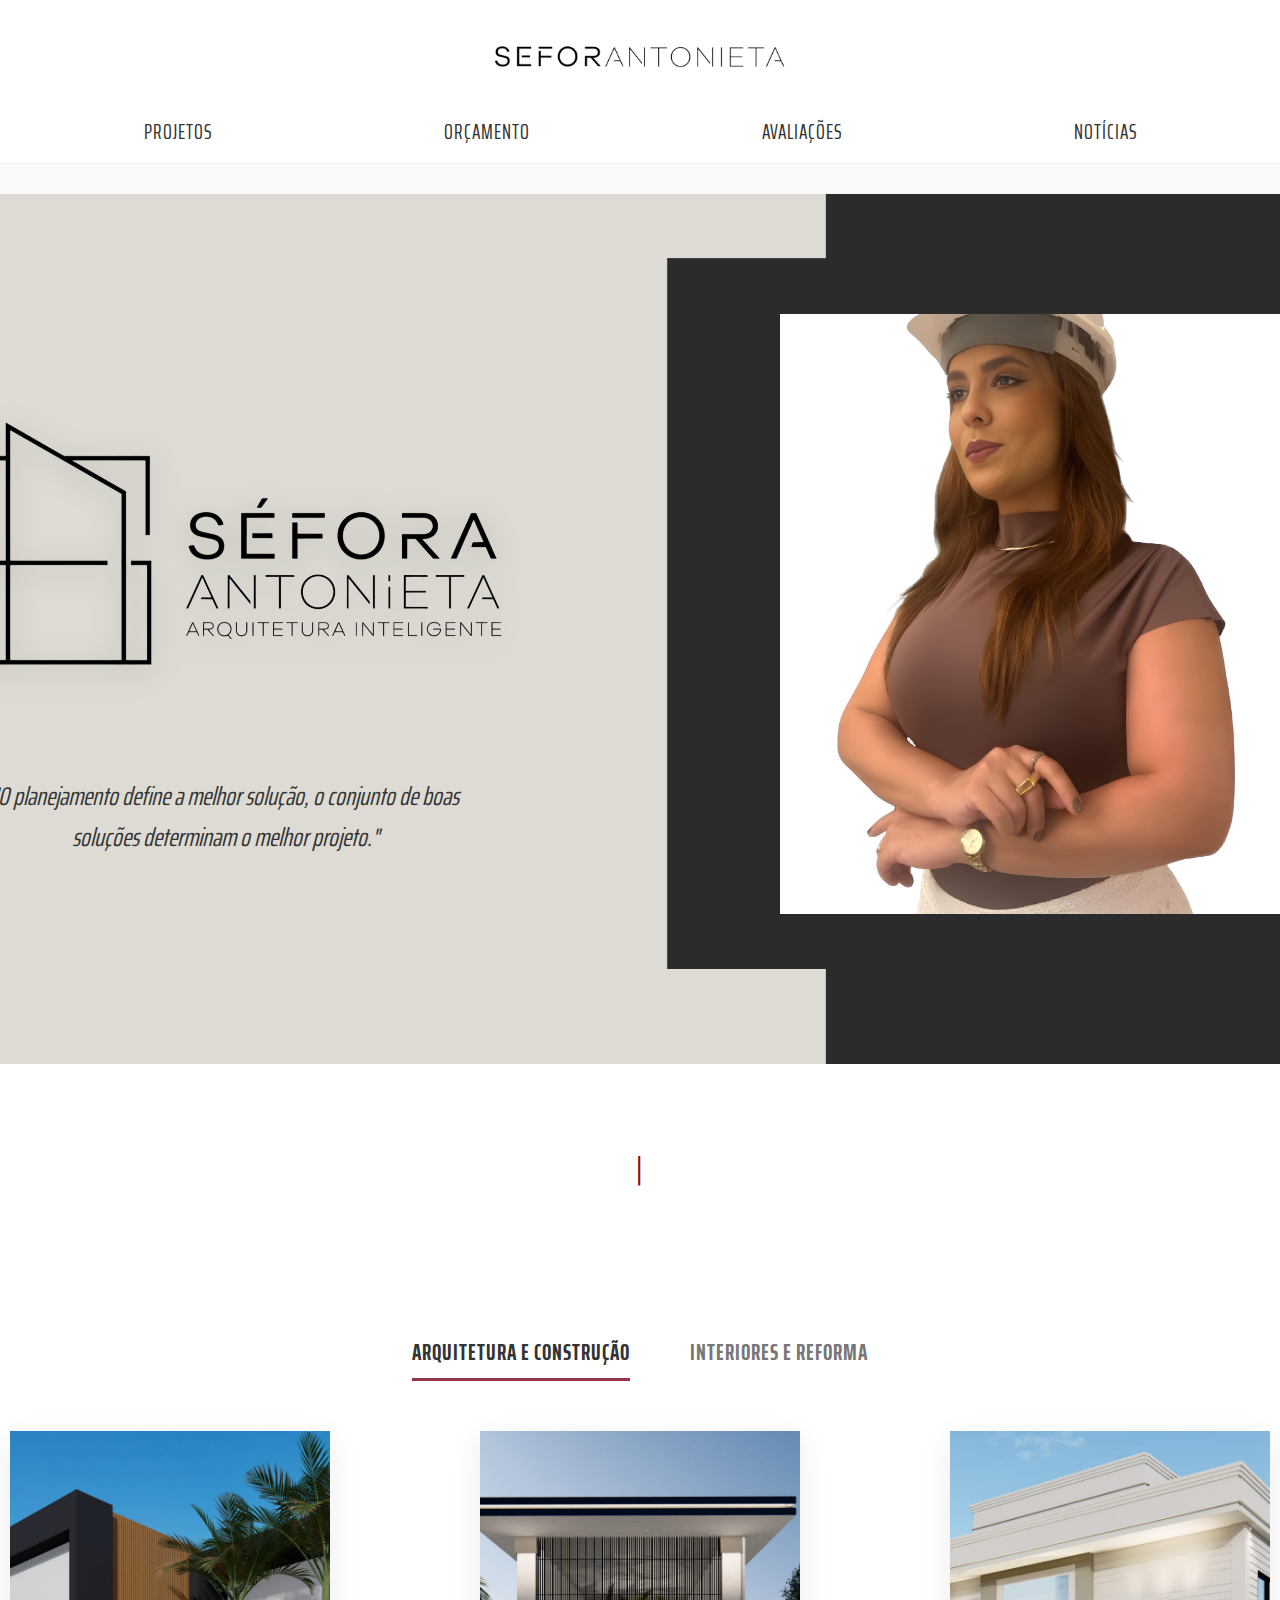
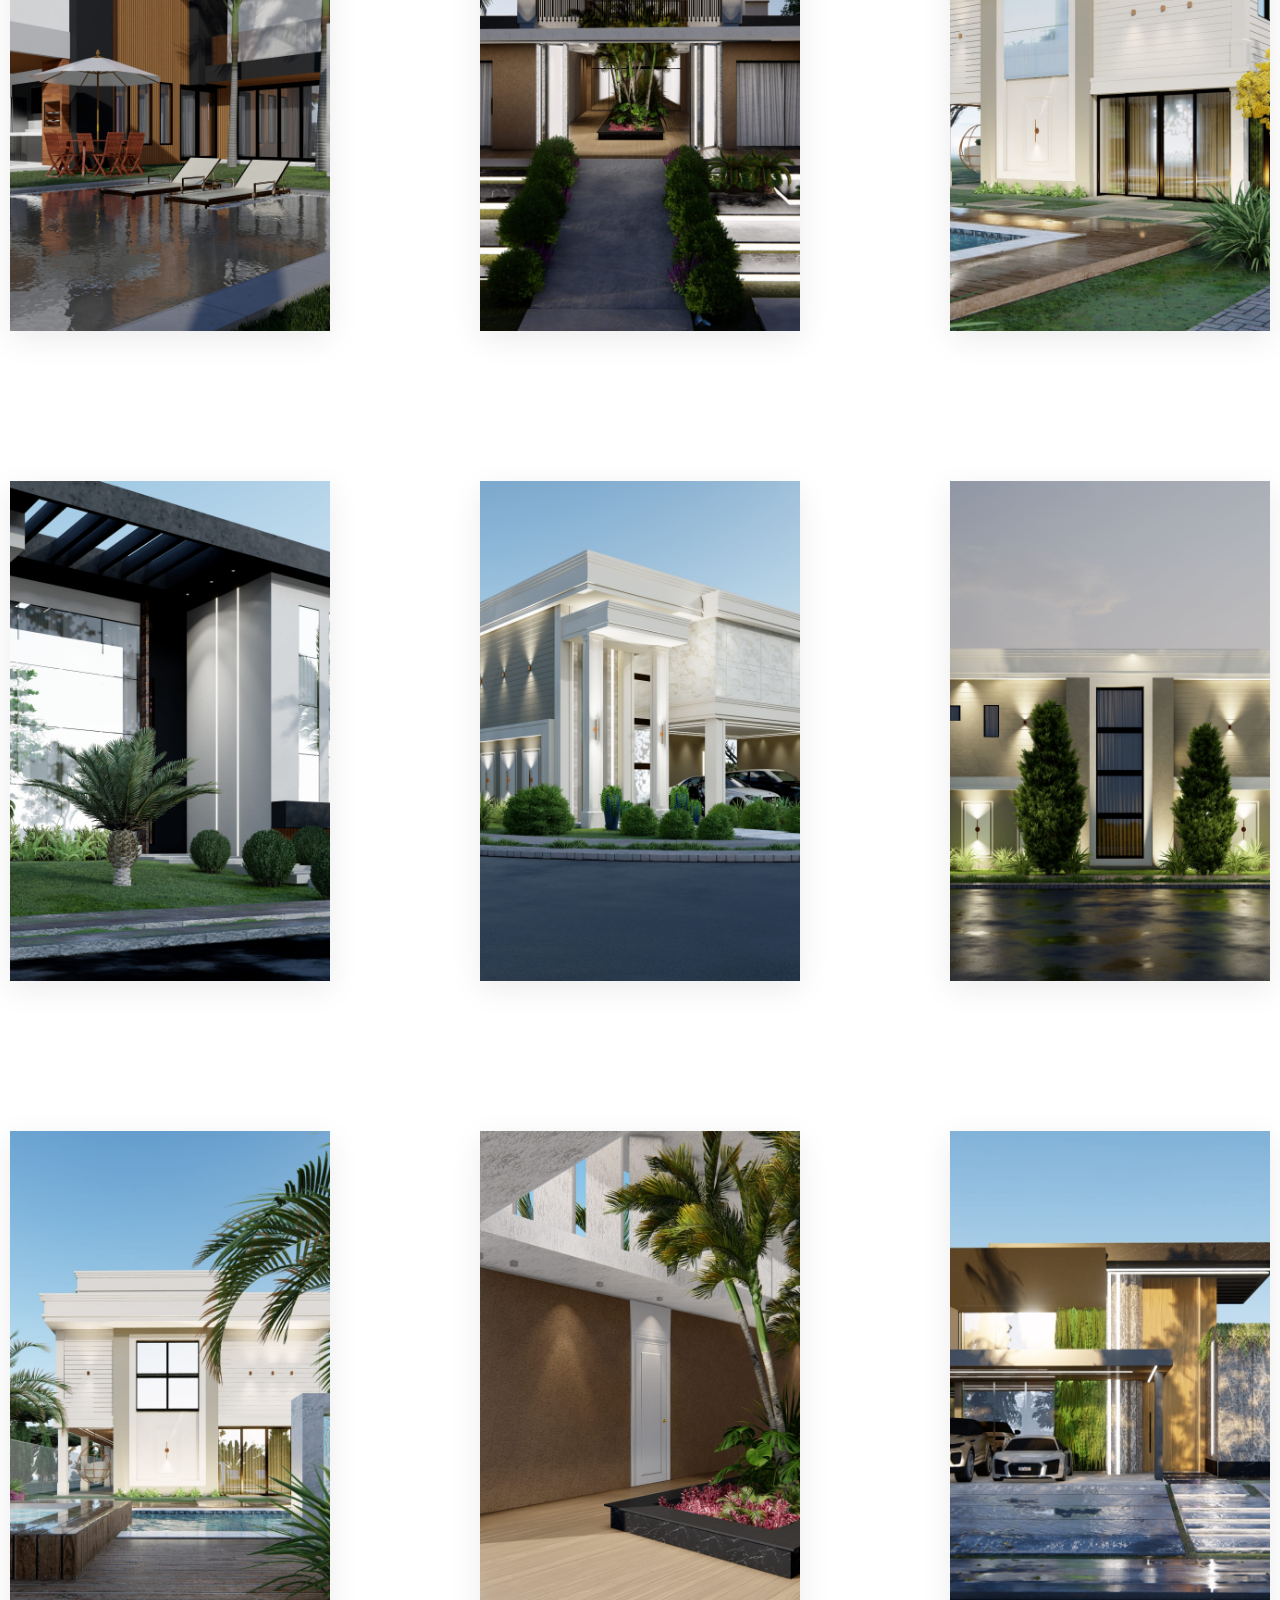
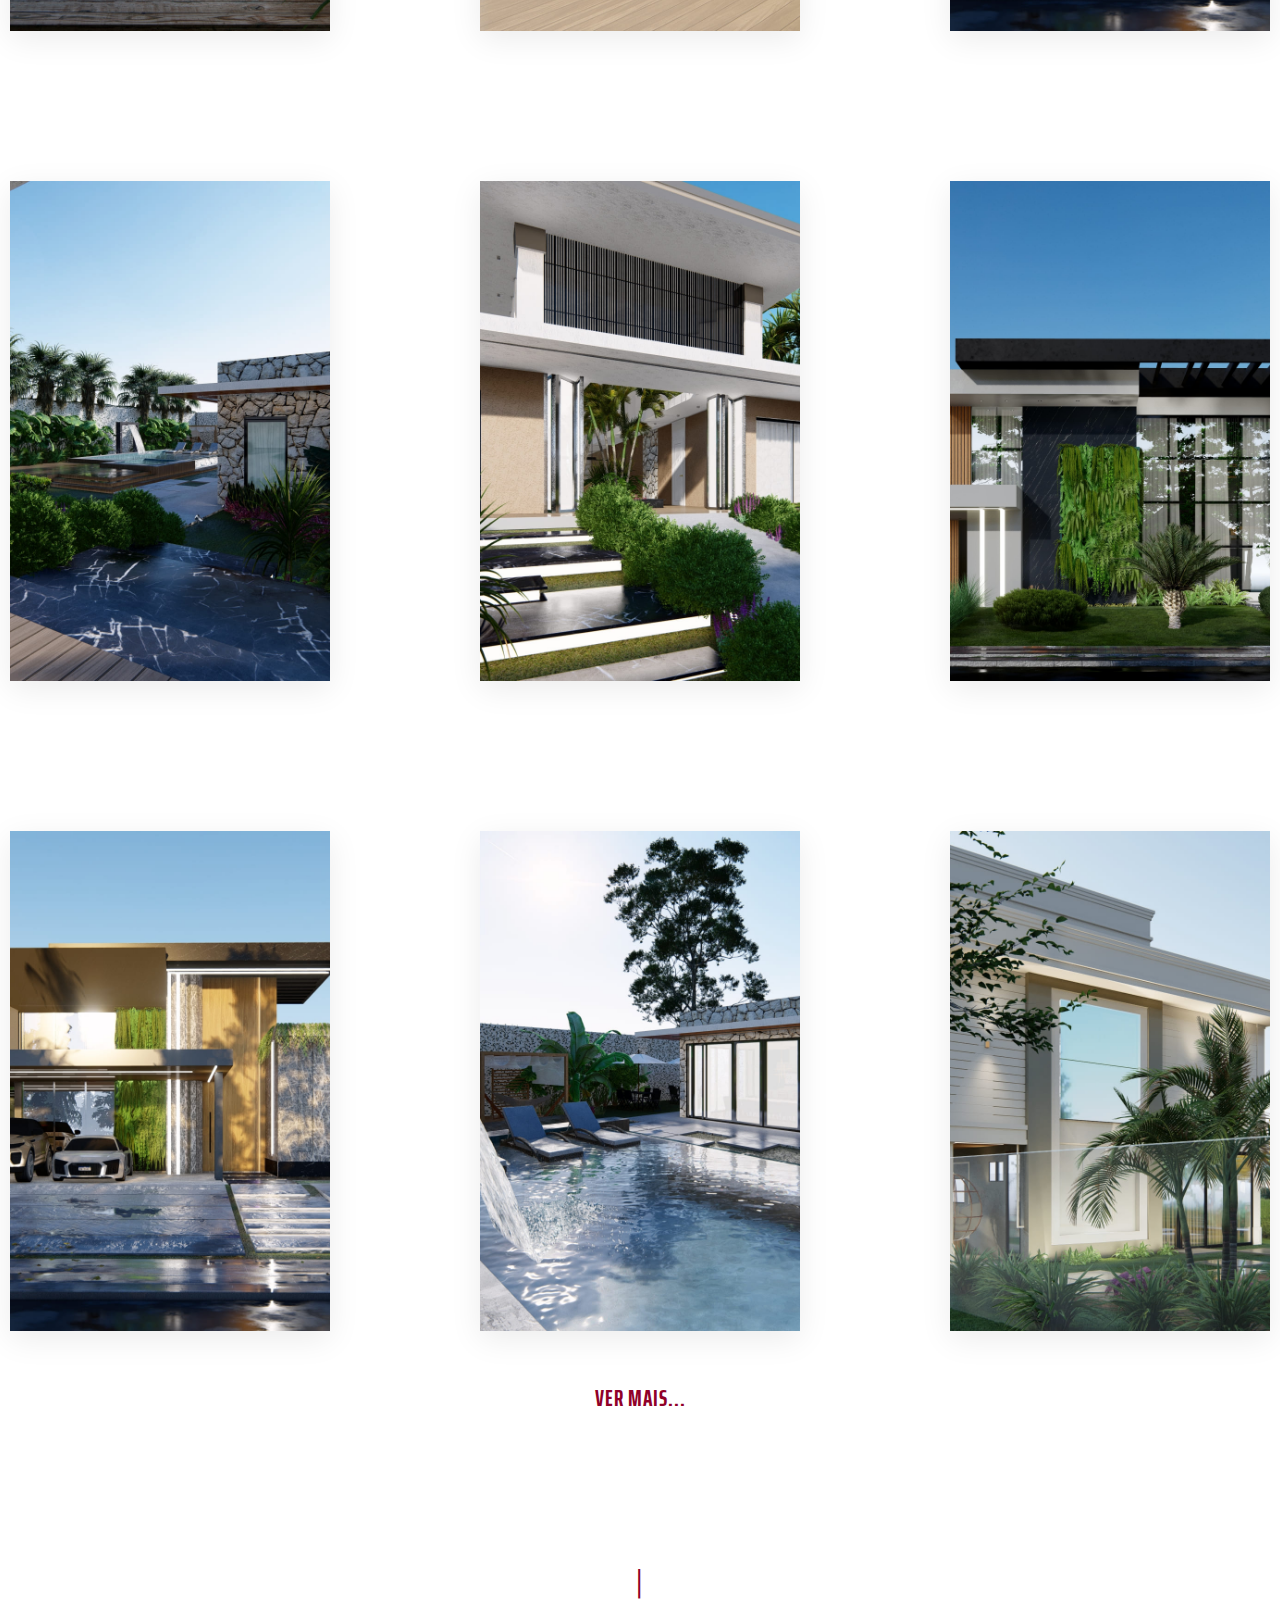
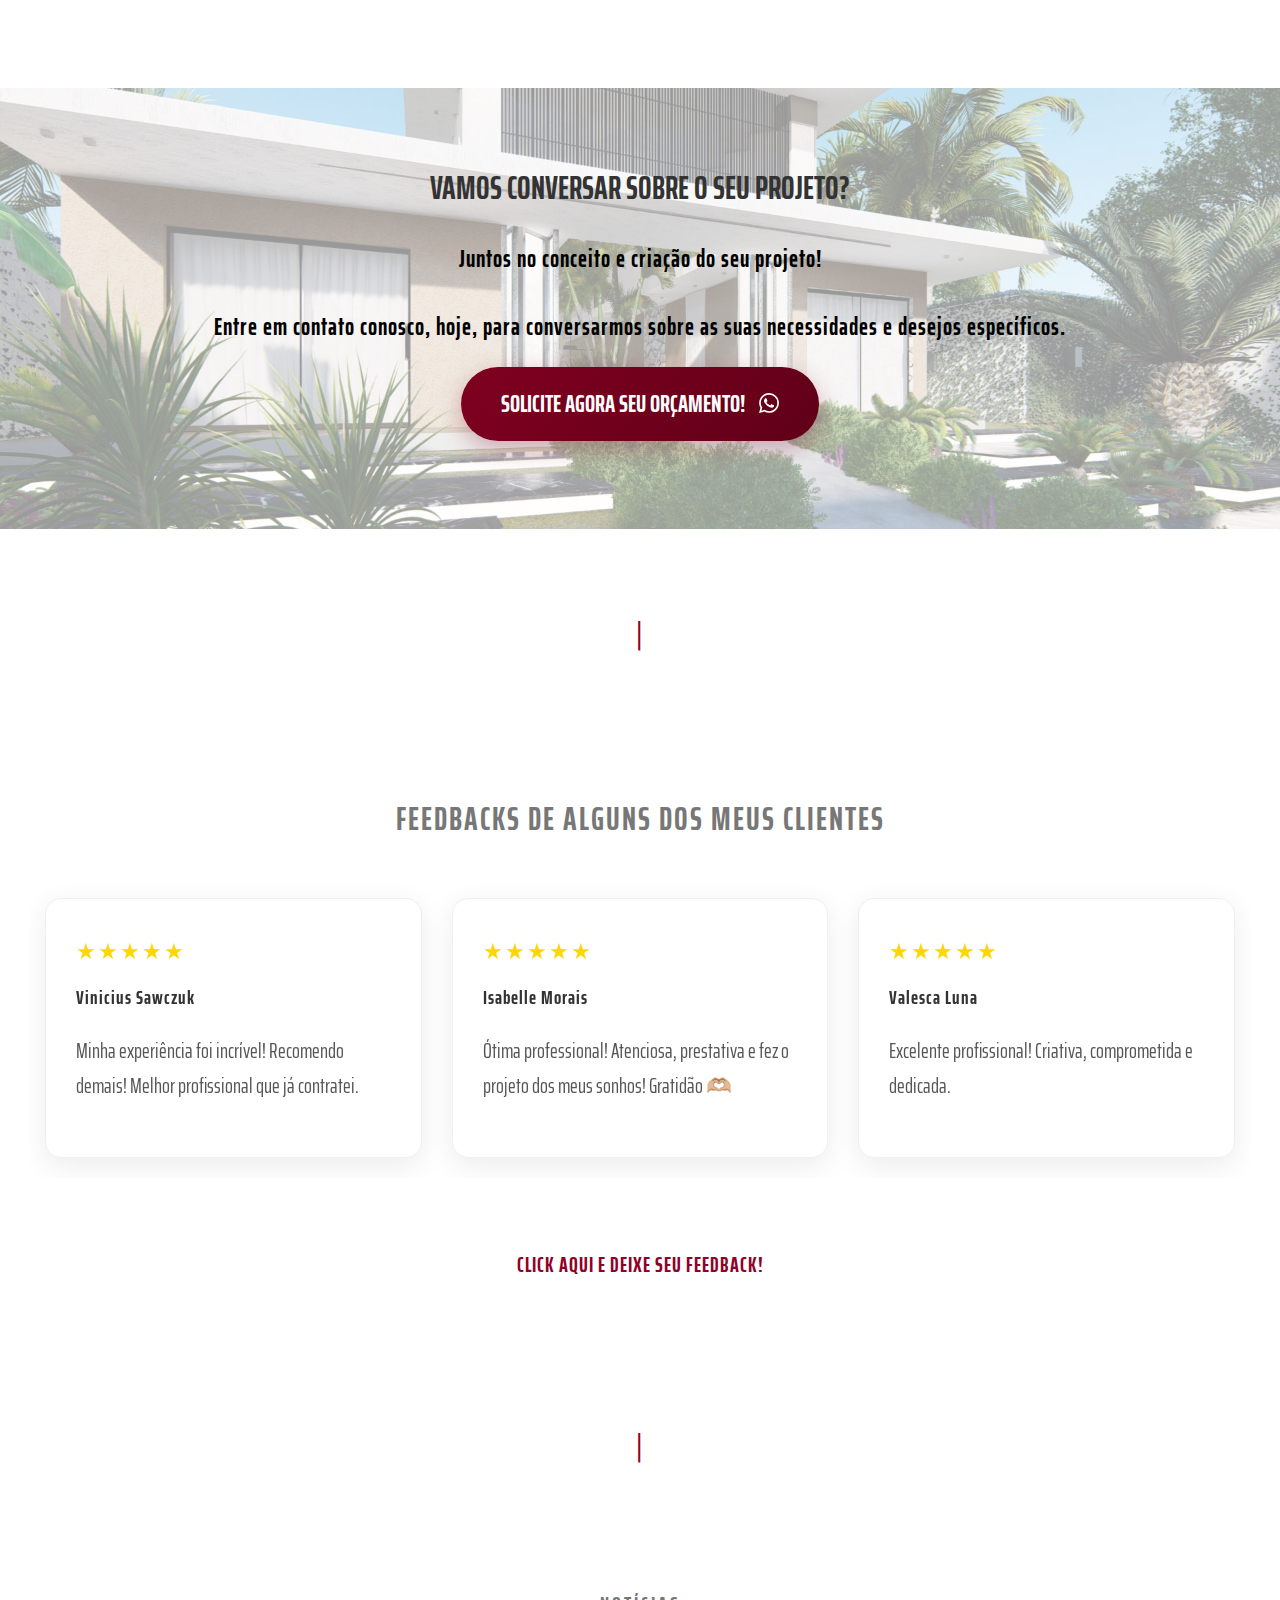
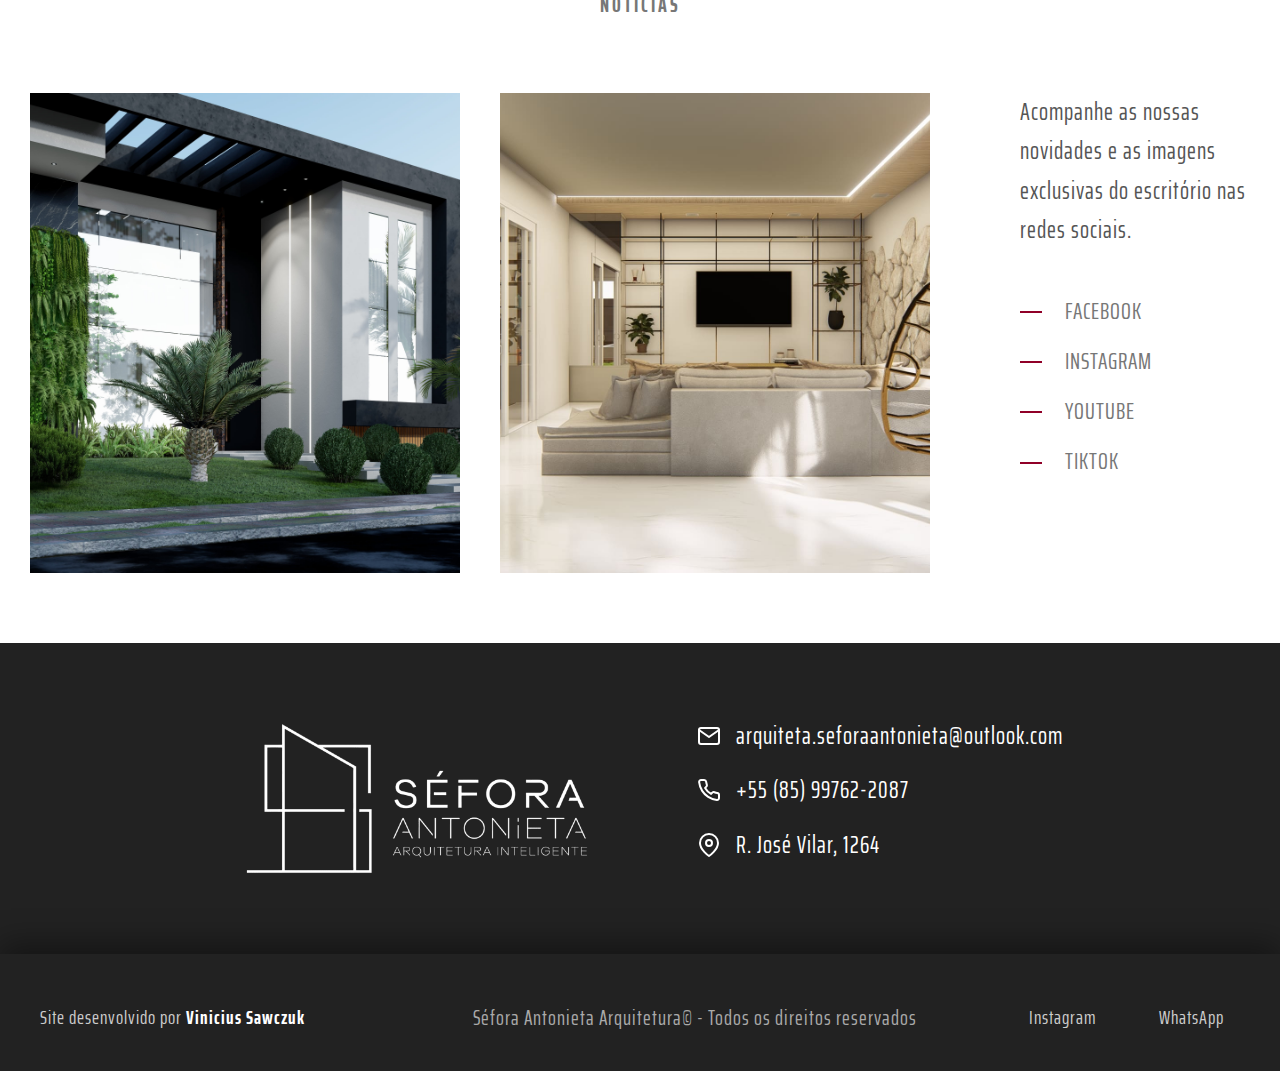
<file: index.html>
<!DOCTYPE html>
<html lang="pt-br">
<head>
    <meta charset="UTF-8">
    <meta name="viewport" content="width=device-width, initial-scale=1.0">
    <title>Séfora Antonieta | Arquitetura Inteligente</title>
    <link href="https://cdn.jsdelivr.net/npm/bootstrap@5.3.2/dist/css/bootstrap.min.css" rel="stylesheet">
    <link rel="preconnect" href="https://fonts.googleapis.com">
    <link rel="preconnect" href="https://fonts.gstatic.com" crossorigin>
    <link href="https://fonts.googleapis.com/css2?family=Saira+Extra+Condensed:wght@300;400;500;600;700&display=swap" rel="stylesheet">
    <link rel="stylesheet" href="assets/css/styles.css">
</head>
<body>
    <header>
        <div class="container-header">
            <div class="logo">
                <img src="assets/img/logo_simples.png" alt="Logo Séfora" class="logo-padrao">
                <img src="assets/img/logo-principal-sefora.png" alt="Logo Séfora Antonieta" class="logo-hover">
            </div>

            <button class="menu-hamburguer" aria-label="Abrir menu">
                <span></span>
                <span></span>
                <span></span>
            </button>

            <nav class="navegacao-principal">
                <ul>
                    <li><a href="#projetos">PROJETOS</a></li>
                    <li><a href="#orcamento">ORÇAMENTO</a></li>
                    <li><a href="#depoimentos-clientes">AVALIAÇÕES</a></li>
                    <li><a href="#noticias">NOTÍCIAS</a></li>
                </ul>
            </nav>
        </div>
    </header>

    <div class="menu-overlay">
            <button class="fechar-menu" aria-label="Fechar menu">×</button>
            <nav class="menu-mobile">
                <ul>
                    <li><a href="#sobre">Sobre</a></li>
                    <li><a href="#projetos">Projetos</a></li>
                    <li><a href="#orcamento">Orçamento</a></li>
                    <li><a href="#depoimentos-clientes">Avaliações</a></li>
                    <li><a href="#noticias">Notícias</a></li>
                </ul>
            </nav>
    </div>

    <section id="sobre">
        <div class="fundo-sobre">
            <img src="assets/img/img_fundo_sobre.png" alt="Fundo arquitetura" class="imagem-fundo">
        </div>
        <div class="container-sobre">
            <div class="conteudo-esquerda">
                <div class="logo-texto">
                    <img src="assets/img/logo_marca_sefora_sobre.png" alt="Logo_Marca_Sefora" class="logo-sobre">
                    <p class="slogan">"O planejamento define a melhor solução, o conjunto de boas soluções determinam o melhor projeto."</p>
                </div>
                <div class="informacoes-hover">
                    <ul class="lista-informacoes">
                        <li>6 anos no mercado com equipe multidisciplinar;</li>
                        <li>+ de 50 Projetos elaborados pelo escritório;</li>
                        <li>Representante da nova geração de Arquitetos do Ceará pela Revista Ambientes;</li>
                        <li>Artísta 3D, Lightdesign e Empresária;</li>
                        <li>Especializado em Construções & Reformas.</li>
                    </ul>
                </div>
            </div>
            <div class="foto-direita">
                <img src="assets/img/foto_perfil_2.jpeg" alt="Séfora Antonieta - Arquiteta">
            </div>
        </div>
    </section>

    <div class="divisor-secao">|</div>

    <section id="projetos">
        <div class="abas-projetos">
            <button class="botao-aba ativo" data-aba="exteriores">ARQUITETURA E CONSTRUÇÃO</button>
            <button class="botao-aba" data-aba="interiores">INTERIORES E REFORMA</button>
        </div>
        <div class="conteudo-aba ativo" id="exteriores">
            <div class="grade-projetos">
                <div class="item-projeto"><img src="assets/img/img_exteriores/ext1.jpg" alt="Projeto Exterior 1"></div>
                <div class="item-projeto"><img src="assets/img/img_exteriores/ext2.jpg" alt="Projeto Exterior 2"></div>
                <div class="item-projeto"><img src="assets/img/img_exteriores/ext3.jpg" alt="Projeto Exterior 3"></div>
                <div class="item-projeto"><img src="assets/img/img_exteriores/ext4.jpg" alt="Projeto Exterior 4"></div>
                <div class="item-projeto"><img src="assets/img/img_exteriores/ext5.jpg" alt="Projeto Exterior 5"></div>
                <div class="item-projeto"><img src="assets/img/img_exteriores/ext6.jpg" alt="Projeto Exterior 6"></div>
                <div class="item-projeto"><img src="assets/img/img_exteriores/ext7.jpg" alt="Projeto Exterior 7"></div>
                <div class="item-projeto"><img src="assets/img/img_exteriores/ext8.jpg" alt="Projeto Exterior 8"></div>
                <div class="item-projeto"><img src="assets/img/img_exteriores/ext9.jpg" alt="Projeto Exterior 9"></div>
                <div class="item-projeto"><img src="assets/img/img_exteriores/ext10.jpg" alt="Projeto Exterior 10"></div>
                <div class="item-projeto"><img src="assets/img/img_exteriores/ext11.jpg" alt="Projeto Exterior 11"></div>
                <div class="item-projeto"><img src="assets/img/img_exteriores/ext12.jpg" alt="Projeto Exterior 12"></div>
                <div class="item-projeto"><img src="assets/img/img_exteriores/ext13.jpg" alt="Projeto Exterior 13"></div>
                <div class="item-projeto"><img src="assets/img/img_exteriores/ext14.jpg" alt="Projeto Exterior 14"></div>
                <div class="item-projeto"><img src="assets/img/img_exteriores/ext15.jpg" alt="Projeto Exterior 15"></div>
            </div>
            <button class="botao-ver-mais" data-aba="exteriores">VER MAIS...</button>
        </div>

        <div class="conteudo-aba" id="interiores">
            <div class="grade-projetos">
                <div class="item-projeto"><img src="assets/img/img_interiores/int1.jpg" alt="Projeto Interior 1"></div>
                <div class="item-projeto"><img src="assets/img/img_interiores/int2.jpg" alt="Projeto Interior 2"></div>
                <div class="item-projeto"><img src="assets/img/img_interiores/int3.jpg" alt="Projeto Interior 3"></div>
                <div class="item-projeto"><img src="assets/img/img_interiores/int4.jpg" alt="Projeto Interior 4"></div>
                <div class="item-projeto"><img src="assets/img/img_interiores/int5.jpg" alt="Projeto Interior 5"></div>
                <div class="item-projeto"><img src="assets/img/img_interiores/int6.jpg" alt="Projeto Interior 6"></div>
                <div class="item-projeto"><img src="assets/img/img_interiores/int7.jpg" alt="Projeto Interior 7"></div>
                <div class="item-projeto"><img src="assets/img/img_interiores/int8.jpg" alt="Projeto Interior 8"></div>
                <div class="item-projeto"><img src="assets/img/img_interiores/int9.jpg" alt="Projeto Interior 9"></div>
                <div class="item-projeto"><img src="assets/img/img_interiores/int10.jpg" alt="Projeto Interior 10"></div>
                <div class="item-projeto"><img src="assets/img/img_interiores/int11.jpg" alt="Projeto Interior 11"></div>
                <div class="item-projeto"><img src="assets/img/img_interiores/int12.jpg" alt="Projeto Interior 12"></div>
                <div class="item-projeto"><img src="assets/img/img_interiores/int13.jpg" alt="Projeto Interior 13"></div>
                <div class="item-projeto"><img src="assets/img/img_interiores/int14.jpg" alt="Projeto Interior 14"></div>
                <div class="item-projeto"><img src="assets/img/img_interiores/int15.jpg" alt="Projeto Interior 15"></div>
            </div>
            <button class="botao-ver-mais" data-aba="interiores">VER MAIS...</button>
        </div>
    </section>

    <div class="divisor-secao">|</div>

    <section id="orcamento">
        <div class="fundo-orcamento">
            <img src="assets/img/img_fundo_orcamento.jpg" alt="Fundo decorativo para seção de orçamento">
        </div>
        <div class="conteudo-orcamento">
            <h1>VAMOS CONVERSAR SOBRE O SEU PROJETO?</h1>
            <p><strong>Juntos no conceito e criação do seu projeto!</strong></p>
            <p class="destaque"><strong>Entre em contato conosco, hoje, para conversarmos sobre as suas necessidades e desejos específicos.</strong></p>
            <a href="https://wa.me/5585997622087?text=Olá, Séfora! Gostaria de solicitar um orçamento para meu projeto." class="botao-orcamento" target="_blank">
                SOLICITE AGORA SEU ORÇAMENTO!
            </a>
        </div>
    </section>

    <div class="divisor-secao">|</div>

    <section id="depoimentos-clientes">
        <h1 class="titulo-principal-depoimentos">FEEDBACKS DE ALGUNS DOS MEUS CLIENTES</h1>
        <div class="conteiner-carrossel-depoimentos">
            <div id="carrosselDepoimentos" class="carousel slide" data-bs-ride="carousel" data-bs-interval="5000">
                <div class="carousel-inner">
                    <div class="carousel-item active">
                        <div class="linha-depoimentos">
                            <div class="coluna-depoimento">
                                <div class="cartao-depoimento">
                                    <div class="cabecalho-depoimento">
                                        <div class="avaliacao-estrelas">★★★★★</div>
                                        <div class="nome-cliente">Vinicius Sawczuk</div>
                                    </div>
                                    <div class="texto-depoimento">
                                        Minha experiência foi incrível! Recomendo demais! Melhor profissional que já contratei.
                                    </div>
                                </div>
                            </div>                
                            <div class="coluna-depoimento">
                                <div class="cartao-depoimento">
                                    <div class="cabecalho-depoimento">
                                        <div class="avaliacao-estrelas">★★★★★</div>
                                        <div class="nome-cliente">Isabelle Morais</div>
                                    </div>
                                    <div class="texto-depoimento">
                                        Ótima professional! Atenciosa, prestativa e fez o projeto dos meus sonhos! Gratidão 🫶🏼
                                    </div>
                                </div>
                            </div>
                            <div class="coluna-depoimento">
                                <div class="cartao-depoimento">
                                    <div class="cabecalho-depoimento">
                                        <div class="avaliacao-estrelas">★★★★★</div>
                                        <div class="nome-cliente">Valesca Luna</div>
                                    </div>
                                    <div class="texto-depoimento">
                                        Excelente profissional! Criativa, comprometida e dedicada.
                                    </div>
                                </div>
                            </div>
                        </div>
                    </div>
                    <div class="carousel-item">
                        <div class="linha-depoimentos">
                            <div class="coluna-depoimento">
                                <div class="cartao-depoimento">
                                    <div class="cabecalho-depoimento">
                                        <div class="avaliacao-estrelas">★★★★★</div>
                                        <div class="nome-cliente">Joanna Cavalcante</div>
                                    </div>
                                    <div class="texto-depoimento">
                                        Profissional extremamente competente!
                                    </div>
                                </div>
                            </div>
                            <div class="coluna-depoimento">
                                <div class="cartao-depoimento">
                                    <div class="cabecalho-depoimento">
                                        <div class="avaliacao-estrelas">★★★★★</div>
                                        <div class="nome-cliente">Cibele Anne</div>
                                    </div>
                                    <div class="texto-depoimento">
                                        Experiência incrível ❤️
                                    </div>
                                </div>
                            </div>
                            <div class="coluna-depoimento">
                                <div class="cartao-depoimento">
                                    <div class="cabecalho-depoimento">
                                        <div class="avaliacao-estrelas">★★★★★</div>
                                        <div class="nome-cliente">Katharine Vasconcelos</div>
                                    </div>
                                    <div class="texto-depoimento">
                                        Recomendo!
                                    </div>
                                </div>
                            </div>
                        </div>
                    </div>
                    <div class="carousel-item">
                        <div class="linha-depoimentos">
                            <div class="coluna-depoimento">
                                <div class="cartao-depoimento">
                                    <div class="cabecalho-depoimento">
                                        <div class="avaliacao-estrelas">★★★★★</div>
                                        <div class="nome-cliente">Marília Rezende</div>
                                    </div>
                                    <div class="texto-depoimento">
                                        Tive uma excelente experiência com a arquiteta Sefora. Desde o primeiro contato, fui atendida com muita cordialidade, atenção e profissionalismo, o que me trouxe segurança e confiança ao longo de todo o processo...
                                    </div>
                                </div>
                            </div>
                        </div>
                    </div>
                </div>

                <button class="setas-carrossel seta-anterior" type="button" 
                    data-bs-target="#carrosselDepoimentos" data-bs-slide="prev">
                </button>
                <button class="setas-carrossel seta-proxima" type="button" 
                    data-bs-target="#carrosselDepoimentos" data-bs-slide="next">
                </button>
            </div>
        </div>
        <div class="botao-avaliacao-container">
            <a href="https://www.google.com/search?sca_esv=0152965003f34fe9&biw=1920&bih=911&sxsrf=AE3TifMBEqcyQlsAsibxRmdGG0SiA8oV1g:1764965653657&si=AMgyJEtREmoPL4P1I5IDCfuA8gybfVI2d5Uj7QMwYCZHKDZ-E0fuZe2bMm_i1371VGIKfWn7Kh2j3Rogty5uteV1T4pBl-NmqaWTZllVhaIwJYznNlUAbMjdFWNQbrnDIuXnLfw_XYqo93qjw0IMDkeInjIWjChxj59aYxcdRhx1pWSI5ILcw-s%3D&q=S%C3%A9fora+Antonieta+Arquitetura+Coment%C3%A1rios&sa=X&ved=2ahUKEwjR0s62oaeRAxWyK7kGHbrnLb4Q0bkNegQIHxAC" class="botao-avaliacao" target="_blank">
                CLICK AQUI E DEIXE SEU FEEDBACK!
            </a>
        </div>
    </section>

    <div class="divisor-secao">|</div>
    
    <section id="noticias">
        <h1>NOTÍCIAS</h1>
        <div class="container-noticias">
            <div class="imagens-noticias">
                <img src="assets/img/img_noticias/news1.jpg" alt="Notícia 1">
                <img src="assets/img/img_noticias/news2.jpg" alt="Notícia 2">
            </div>
            <div class="conteudo-noticias">
                <p>Acompanhe as nossas novidades e as imagens exclusivas do escritório nas redes sociais.</p>
                <nav class="redes-sociais">
                    <a href="https://www.facebook.com/arquiteta.seforafreitas/" target="_blank">FACEBOOK</a>
                    <a href="https://www.instagram.com/arquitetaseforaantonieta" target="_blank">INSTAGRAM</a>
                    <a href="https://www.youtube.com/@seforaantonieta8092" target="_blank">YOUTUBE</a>
                    <a href="https://www.tiktok.com/@arquitetaseforaantonieta" target="_blank">TIKTOK</a>
                </nav>
            </div>
        </div>
    </section>

    <section id="assinatura-final">
        <div class="container-assinatura">
            <img src="assets/img/logo_marca_sefora_sobre.png" alt="Séfora Antonieta - Logo" class="logo-assinatura">
            
            <div class="contatos-assinatura">
                <ul class="lista-contatos">
                    <li class="item-contato">
                        <img src="data:image/svg+xml,%3Csvg xmlns='http://www.w3.org/2000/svg' width='24' height='24' viewBox='0 0 24 24' fill='none' stroke='%23ffffff' stroke-width='2' stroke-linecap='round' stroke-linejoin='round'%3E%3Cpath d='M4 4h16c1.1 0 2 .9 2 2v12c0 1.1-.9 2-2 2H4c-1.1 0-2-.9-2-2V6c0-1.1.9-2 2-2z'%3E%3C/path%3E%3Cpolyline points='22,6 12,13 2,6'%3E%3C/polyline%3E%3C/svg%3E" 
                            alt="Ícone email" class="icone-contato">
                        <span class="valor-contato">
                            arquiteta.seforaantonieta@outlook.com
                        </span>
                    </li>
                    
                    <li class="item-contato">
                        <img src="data:image/svg+xml,%3Csvg xmlns='http://www.w3.org/2000/svg' width='24' height='24' viewBox='0 0 24 24' fill='none' stroke='%23ffffff' stroke-width='2' stroke-linecap='round' stroke-linejoin='round'%3E%3Cpath d='M22 16.92v3a2 2 0 0 1-2.18 2 19.79 19.79 0 0 1-8.63-3.07 19.5 19.5 0 0 1-6-6 19.79 19.79 0 0 1-3.07-8.67A2 2 0 0 1 4.11 2h3a2 2 0 0 1 2 1.72 12.84 12.84 0 0 0 .7 2.81 2 2 0 0 1-.45 2.11L8.09 9.91a16 16 0 0 0 6 6l1.27-1.27a2 2 0 0 1 2.11-.45 12.84 12.84 0 0 0 2.81.7A2 2 0 0 1 22 16.92z'%3E%3C/path%3E%3C/svg%3E" 
                            alt="Ícone telefone" class="icone-contato">
                        <a href="https://wa.me/5585997622087" class="valor-contato" target="_blank">
                            +55 (85) 99762-2087
                        </a>
                    </li>
                    
                    <li class="item-contato">
                        <img src="data:image/svg+xml,%3Csvg xmlns='http://www.w3.org/2000/svg' width='24' height='24' viewBox='0 0 24 24' fill='none' stroke='%23ffffff' stroke-width='2' stroke-linecap='round' stroke-linejoin='round'%3E%3Cpath d='M21 10c0 7-9 13-9 13s-9-6-9-13a9 9 0 0 1 18 0z'%3E%3C/path%3E%3Ccircle cx='12' cy='10' r='3'%3E%3C/circle%3E%3C/svg%3E" 
                            alt="Ícone localização" class="icone-contato">
                        <a href="https://maps.app.goo.gl/Skz9pC7AFdmcLSEj7" class="valor-contato" target="_blank">
                            R. José Vilar, 1264
                        </a>
                    </li>
                </ul>
            </div>
        </div>
    </section>

    <footer>
        <div class="grade-rodape">
            <div class="desenvolvedor">
                <p class="texto-desenvolvedor">Site desenvolvido por <strong>Vinicius Sawczuk</strong></p>
            </div>
            <div class="copyright">
                <p>Séfora Antonieta Arquitetura© - Todos os direitos reservados</p>
            </div>
            <div class="contatos-rodape">
                <nav>
                    <a href="https://www.instagram.com/arquitetaseforaantonieta" target="_blank">
                        <span>Instagram</span>
                    </a>
                    <a href="https://wa.me/5585997622087" target="_blank">
                        <span>WhatsApp</span>
                    </a>
                </nav>
            </div>
        </div>
    </footer>
    
    <script src="assets/js/script.js"></script>
    <script src="https://cdn.jsdelivr.net/npm/bootstrap@5.3.2/dist/js/bootstrap.bundle.min.js"></script>
</body>
</html>
</file>
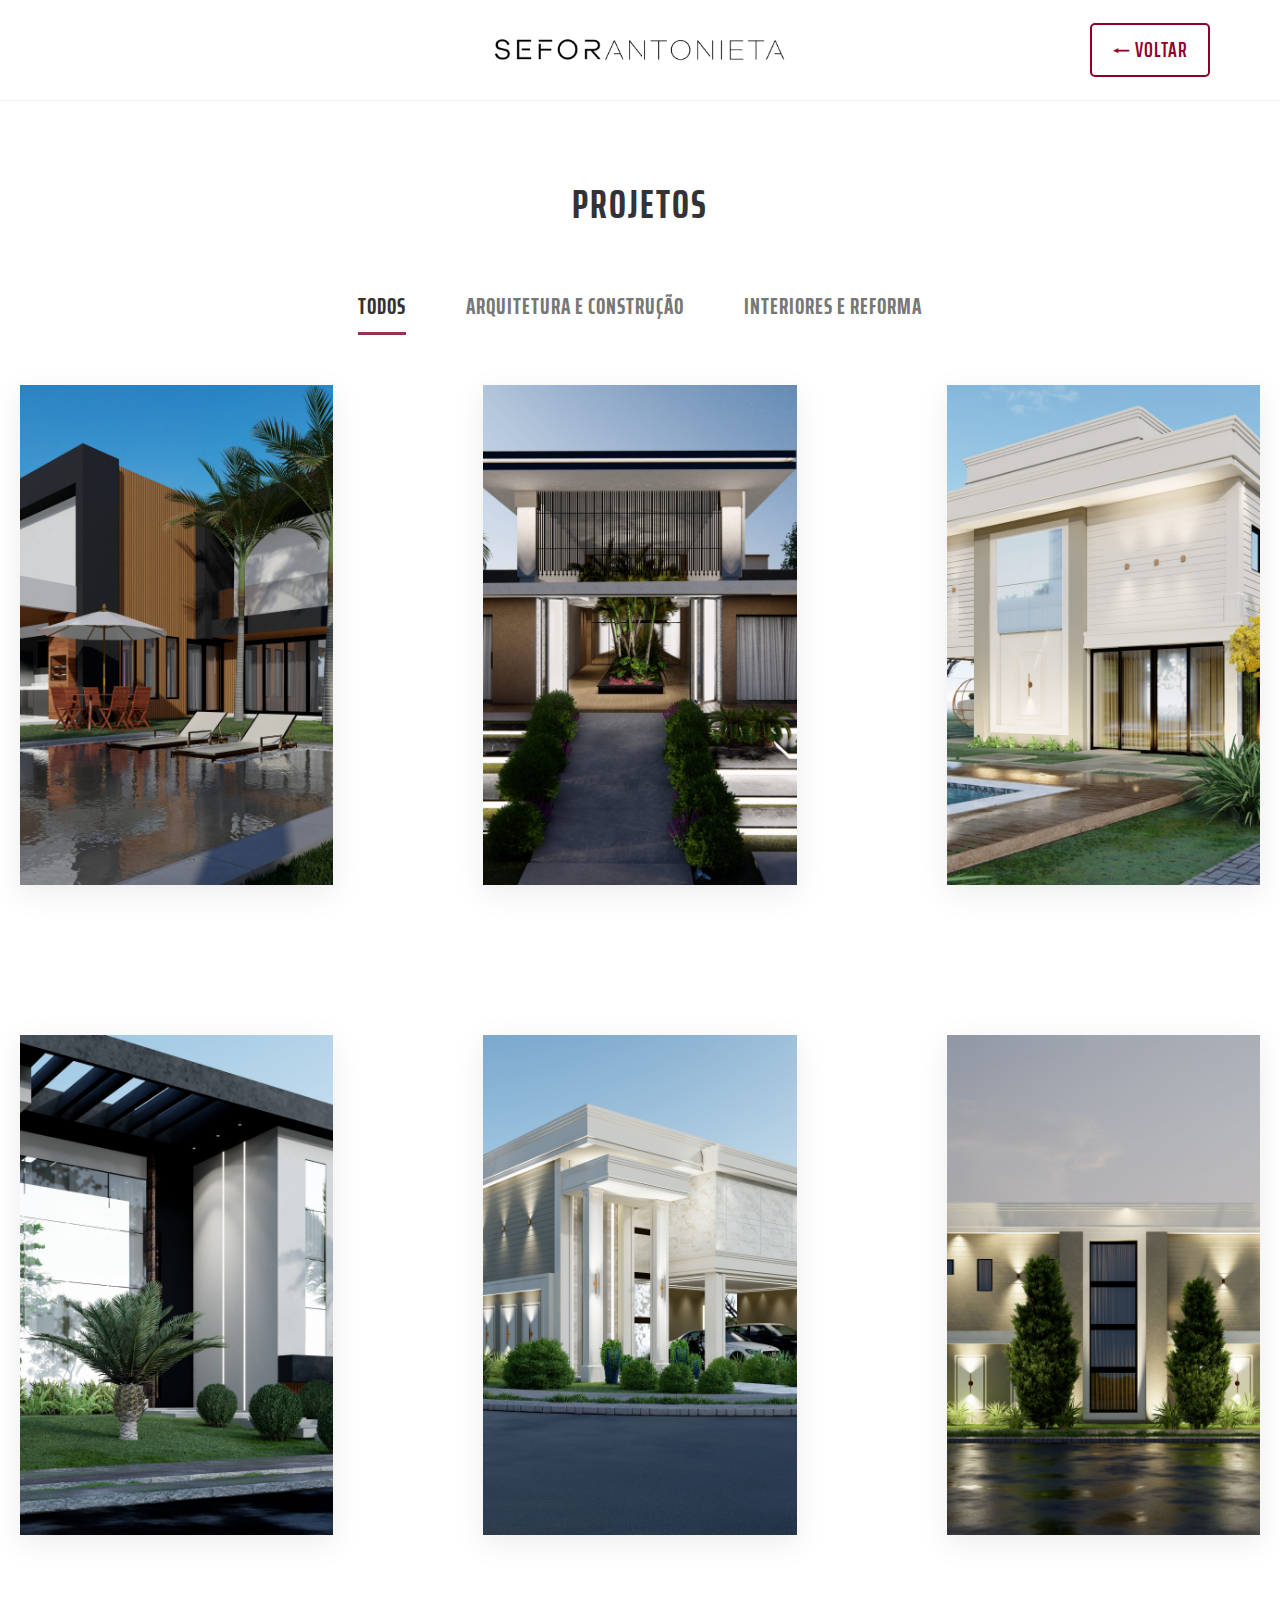
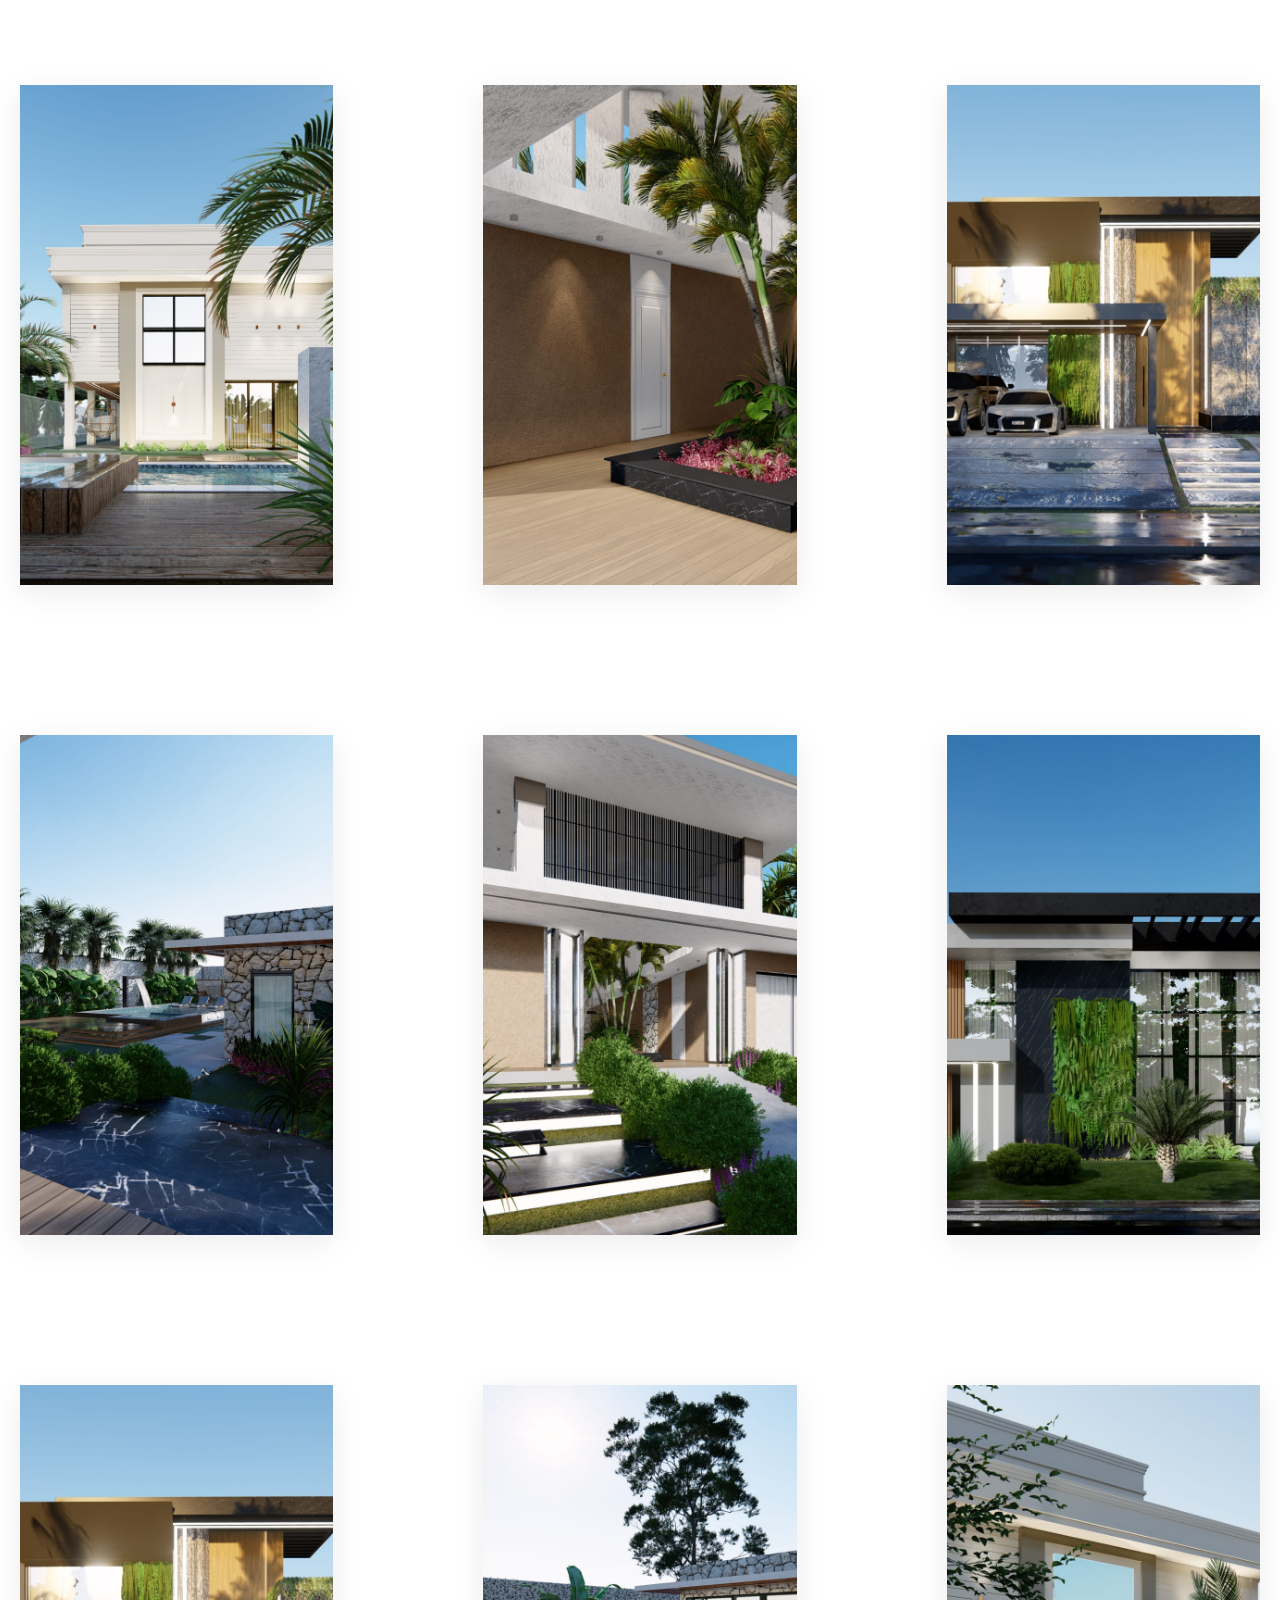
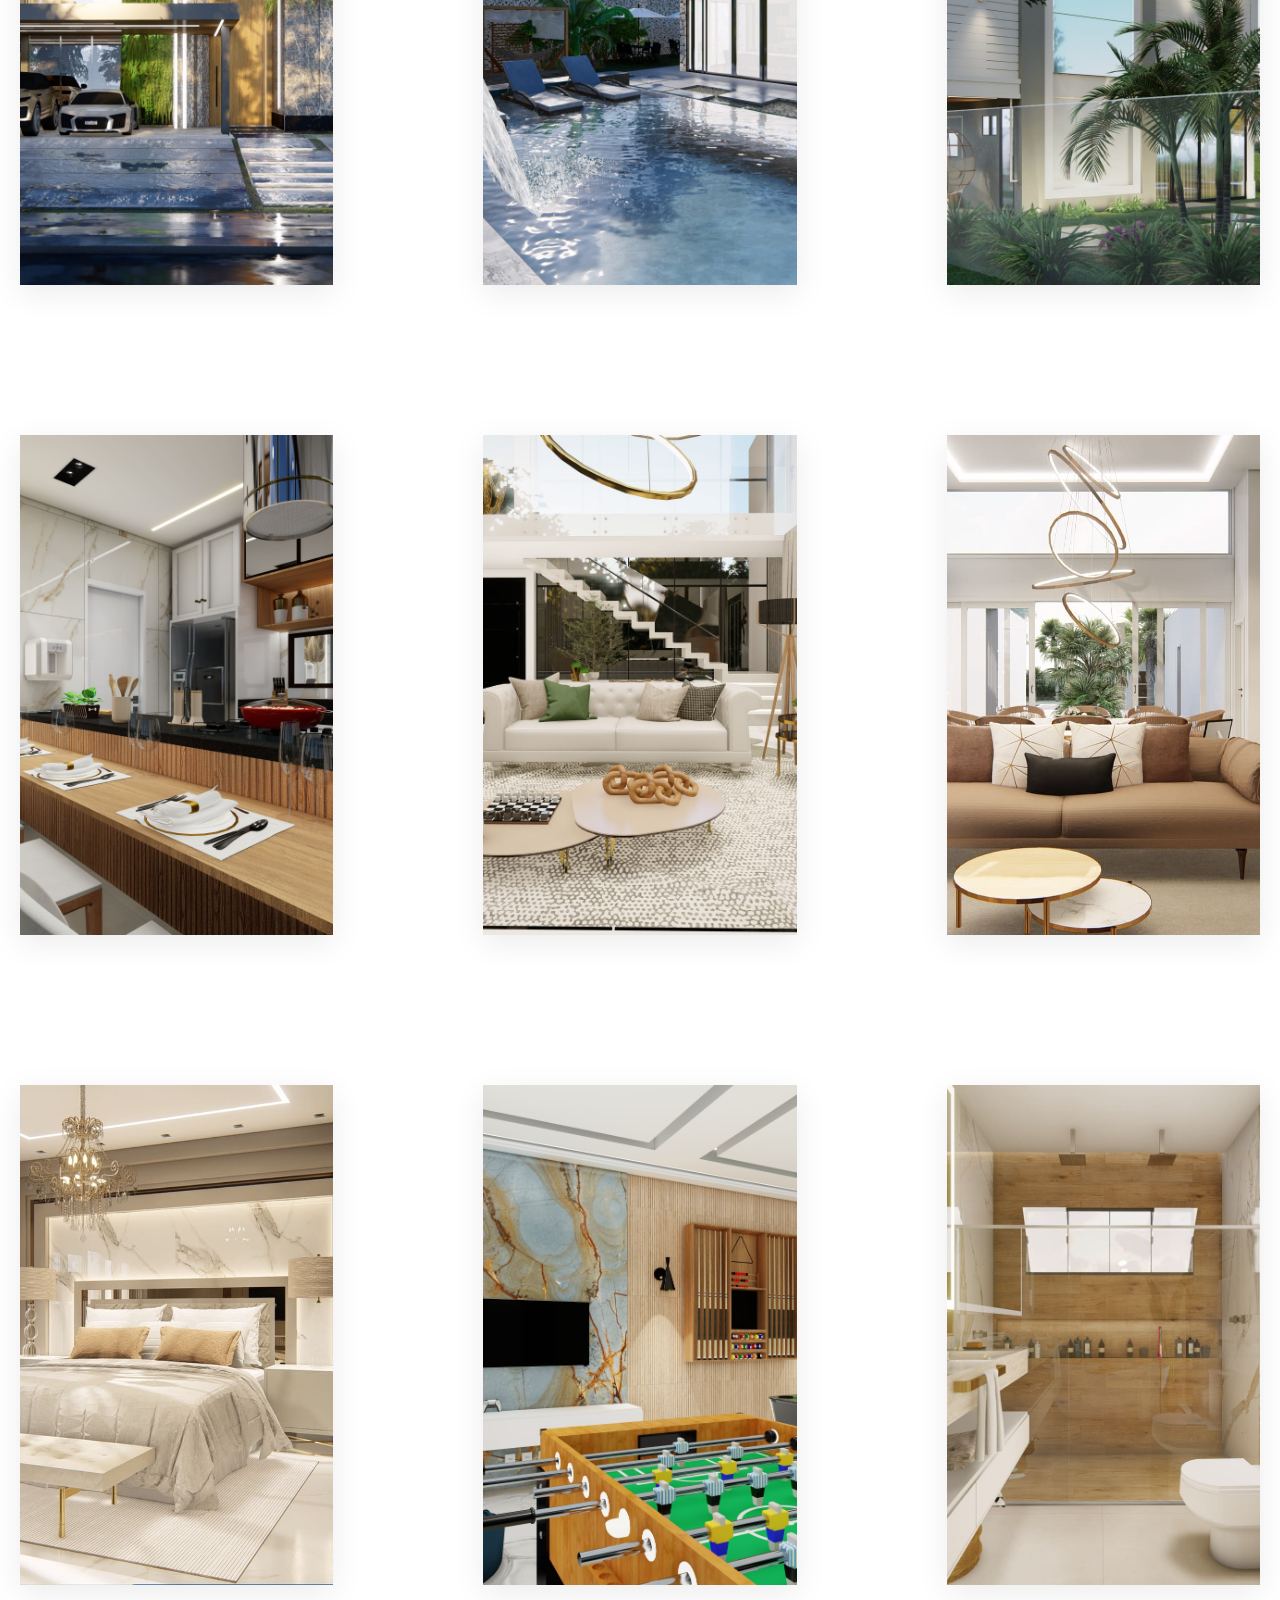
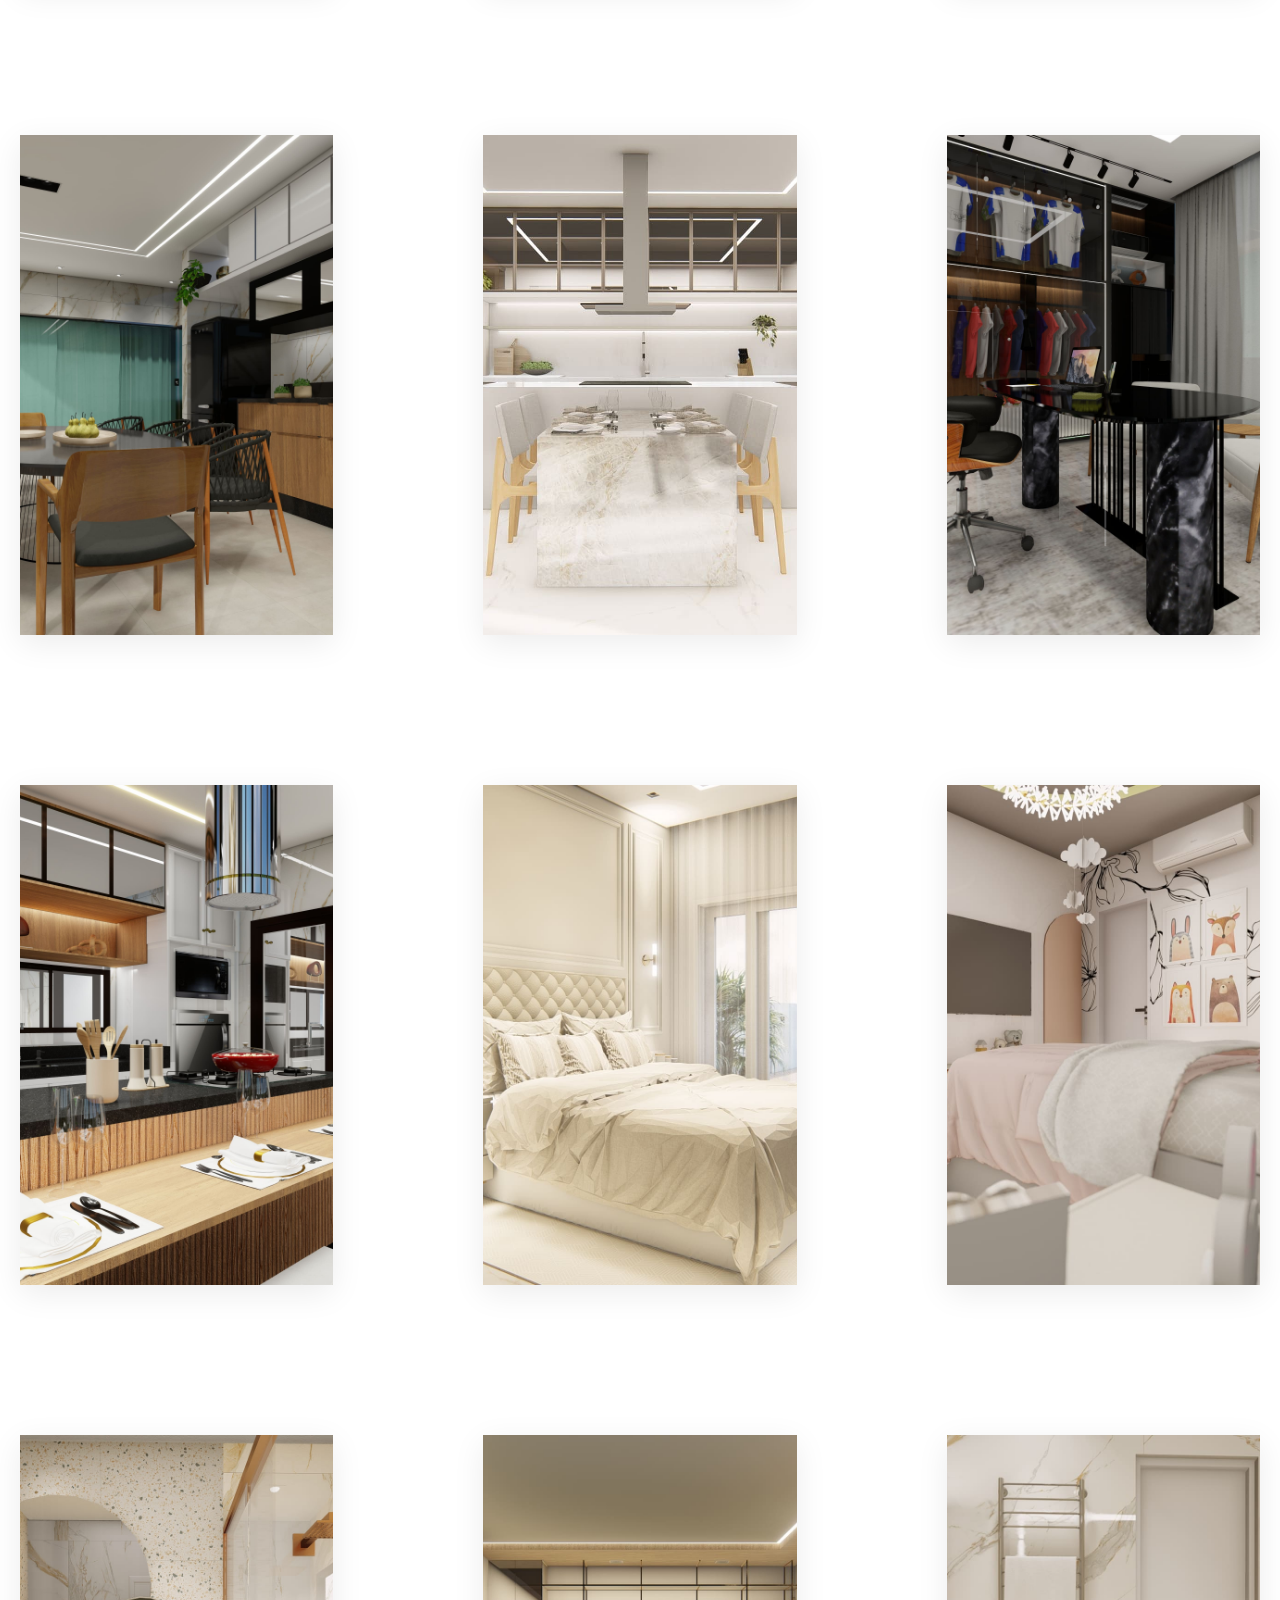
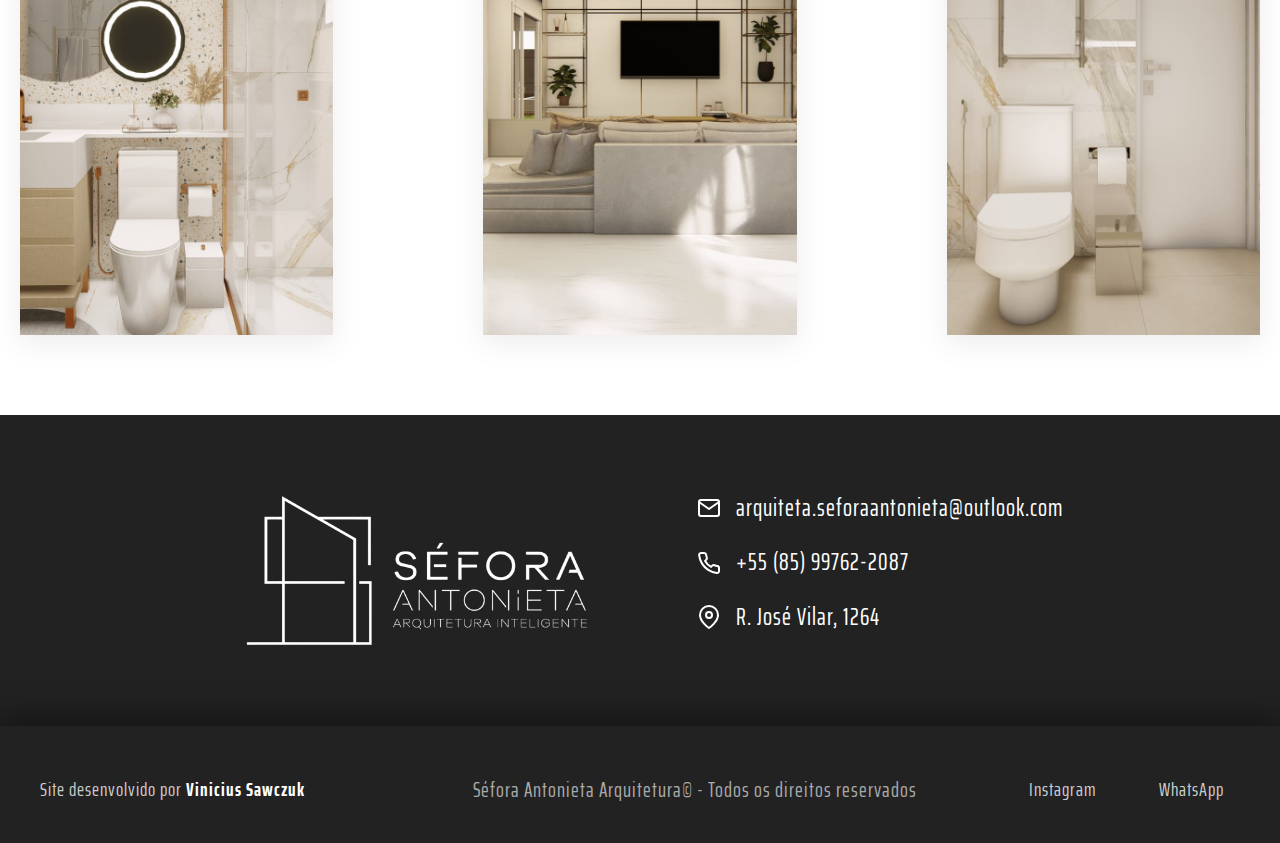
<file: projetos.html>
<!DOCTYPE html>
<html lang="pt-br">
<head>
    <meta charset="UTF-8">
    <meta name="viewport" content="width=device-width, initial-scale=1.0">
    <title>Projetos | Séfora Antonieta Arquitetura Inteligente</title>
    <link href="https://cdn.jsdelivr.net/npm/bootstrap@5.3.2/dist/css/bootstrap.min.css" rel="stylesheet">
    <link rel="preconnect" href="https://fonts.googleapis.com">
    <link rel="preconnect" href="https://fonts.gstatic.com" crossorigin>
    <link href="https://fonts.googleapis.com/css2?family=Saira+Extra+Condensed:wght@300;400;500;600;700&display=swap" rel="stylesheet">
    <link rel="stylesheet" href="assets/css/styles.css">
</head>
<body class="projetos-page">
    <header>
        <div class="container-header">
            <div class="logo">
                <img src="assets/img/logo_simples.png" alt="Logo Séfora" class="logo-padrao">
                <img src="assets/img/logo-principal-sefora.png" alt="Logo Séfora Antonieta" class="logo-hover">
            </div>

            <a href="index.html" class="link-voltar">← VOLTAR</a>
        </div>
    </header>

    <section id="todos-projetos">
        <h1>PROJETOS</h1>
        
        <div class="filtro-projetos">
            <button class="filtro-btn ativo" data-filtro="todos">TODOS</button>
            <button class="filtro-btn" data-filtro="exteriores">ARQUITETURA E CONSTRUÇÃO</button>
            <button class="filtro-btn" data-filtro="interiores">INTERIORES E REFORMA</button>
        </div>
        
        <div class="galeria-completa">
            <div class="projeto-item" data-categoria="exteriores">
                <img src="assets/img/img_exteriores/ext1.jpg" alt="Projeto Exterior 1">
            </div>
            <div class="projeto-item" data-categoria="exteriores">
                <img src="assets/img/img_exteriores/ext2.jpg" alt="Projeto Exterior 2">
            </div>
            <div class="projeto-item" data-categoria="exteriores">
                <img src="assets/img/img_exteriores/ext3.jpg" alt="Projeto Exterior 3">
            </div>
            <div class="projeto-item" data-categoria="exteriores">
                <img src="assets/img/img_exteriores/ext4.jpg" alt="Projeto Exterior 4">
            </div>
            <div class="projeto-item" data-categoria="exteriores">
                <img src="assets/img/img_exteriores/ext5.jpg" alt="Projeto Exterior 5">
            </div>
            <div class="projeto-item" data-categoria="exteriores">
                <img src="assets/img/img_exteriores/ext6.jpg" alt="Projeto Exterior 6">
            </div>
            <div class="projeto-item" data-categoria="exteriores">
                <img src="assets/img/img_exteriores/ext7.jpg" alt="Projeto Exterior 7">
            </div>
            <div class="projeto-item" data-categoria="exteriores">
                <img src="assets/img/img_exteriores/ext8.jpg" alt="Projeto Exterior 8">
            </div>
            <div class="projeto-item" data-categoria="exteriores">
                <img src="assets/img/img_exteriores/ext9.jpg" alt="Projeto Exterior 9">
            </div>
            <div class="projeto-item" data-categoria="exteriores">
                <img src="assets/img/img_exteriores/ext10.jpg" alt="Projeto Exterior 10">
            </div>
            <div class="projeto-item" data-categoria="exteriores">
                <img src="assets/img/img_exteriores/ext11.jpg" alt="Projeto Exterior 11">
            </div>
            <div class="projeto-item" data-categoria="exteriores">
                <img src="assets/img/img_exteriores/ext12.jpg" alt="Projeto Exterior 12">
            </div>
            <div class="projeto-item" data-categoria="exteriores">
                <img src="assets/img/img_exteriores/ext13.jpg" alt="Projeto Exterior 13">
            </div>
            <div class="projeto-item" data-categoria="exteriores">
                <img src="assets/img/img_exteriores/ext14.jpg" alt="Projeto Exterior 14">
            </div>
            <div class="projeto-item" data-categoria="exteriores">
                <img src="assets/img/img_exteriores/ext15.jpg" alt="Projeto Exterior 15">
            </div>
            <!-- Projetos Interiores -->
            <div class="projeto-item" data-categoria="interiores">
                <img src="assets/img/img_interiores/int1.jpg" alt="Projeto Interior 1">
            </div>
            <div class="projeto-item" data-categoria="interiores">
                <img src="assets/img/img_interiores/int2.jpg" alt="Projeto Interior 2">
            </div>
            <div class="projeto-item" data-categoria="interiores">
                <img src="assets/img/img_interiores/int3.jpg" alt="Projeto Interior 3">
            </div>
            <div class="projeto-item" data-categoria="interiores">
                <img src="assets/img/img_interiores/int4.jpg" alt="Projeto Interior 4">
            </div>
            <div class="projeto-item" data-categoria="interiores">
                <img src="assets/img/img_interiores/int5.jpg" alt="Projeto Interior 5">
            </div>
            <div class="projeto-item" data-categoria="interiores">
                <img src="assets/img/img_interiores/int6.jpg" alt="Projeto Interior 6">
            </div>
            <div class="projeto-item" data-categoria="interiores">
                <img src="assets/img/img_interiores/int7.jpg" alt="Projeto Interior 7">
            </div>
            <div class="projeto-item" data-categoria="interiores">
                <img src="assets/img/img_interiores/int8.jpg" alt="Projeto Interior 8">
            </div>
            <div class="projeto-item" data-categoria="interiores">
                <img src="assets/img/img_interiores/int9.jpg" alt="Projeto Interior 9">
            </div>
            <div class="projeto-item" data-categoria="interiores">
                <img src="assets/img/img_interiores/int10.jpg" alt="Projeto Interior 10">
            </div>
            <div class="projeto-item" data-categoria="interiores">
                <img src="assets/img/img_interiores/int11.jpg" alt="Projeto Interior 11">
            </div>
            <div class="projeto-item" data-categoria="interiores">
                <img src="assets/img/img_interiores/int12.jpg" alt="Projeto Interior 12">
            </div>
            <div class="projeto-item" data-categoria="interiores">
                <img src="assets/img/img_interiores/int13.jpg" alt="Projeto Interior 13">
            </div>
            <div class="projeto-item" data-categoria="interiores">
                <img src="assets/img/img_interiores/int14.jpg" alt="Projeto Interior 14">
            </div>
            <div class="projeto-item" data-categoria="interiores">
                <img src="assets/img/img_interiores/int15.jpg" alt="Projeto Interior 15">
            </div>
        </div>
    </section>

    <section id="assinatura-final">
        <div class="container-assinatura">
            <img src="assets/img/logo_marca_sefora_sobre.png" alt="Séfora Antonieta - Logo" class="logo-assinatura">
            
            <div class="contatos-assinatura">
                <ul class="lista-contatos">
                    <li class="item-contato">
                        <img src="data:image/svg+xml,%3Csvg xmlns='http://www.w3.org/2000/svg' width='24' height='24' viewBox='0 0 24 24' fill='none' stroke='%23ffffff' stroke-width='2' stroke-linecap='round' stroke-linejoin='round'%3E%3Cpath d='M4 4h16c1.1 0 2 .9 2 2v12c0 1.1-.9 2-2 2H4c-1.1 0-2-.9-2-2V6c0-1.1.9-2 2-2z'%3E%3C/path%3E%3Cpolyline points='22,6 12,13 2,6'%3E%3C/polyline%3E%3C/svg%3E" 
                            alt="Ícone email" class="icone-contato">
                        <span class="valor-contato">
                            arquiteta.seforaantonieta@outlook.com
                        </span>
                    </li>
                    
                    <li class="item-contato">
                        <img src="data:image/svg+xml,%3Csvg xmlns='http://www.w3.org/2000/svg' width='24' height='24' viewBox='0 0 24 24' fill='none' stroke='%23ffffff' stroke-width='2' stroke-linecap='round' stroke-linejoin='round'%3E%3Cpath d='M22 16.92v3a2 2 0 0 1-2.18 2 19.79 19.79 0 0 1-8.63-3.07 19.5 19.5 0 0 1-6-6 19.79 19.79 0 0 1-3.07-8.67A2 2 0 0 1 4.11 2h3a2 2 0 0 1 2 1.72 12.84 12.84 0 0 0 .7 2.81 2 2 0 0 1-.45 2.11L8.09 9.91a16 16 0 0 0 6 6l1.27-1.27a2 2 0 0 1 2.11-.45 12.84 12.84 0 0 0 2.81.7A2 2 0 0 1 22 16.92z'%3E%3C/path%3E%3C/svg%3E" 
                            alt="Ícone telefone" class="icone-contato">
                        <a href="https://wa.me/5585997622087" class="valor-contato" target="_blank">
                            +55 (85) 99762-2087
                        </a>
                    </li>
                    
                    <li class="item-contato">
                        <img src="data:image/svg+xml,%3Csvg xmlns='http://www.w3.org/2000/svg' width='24' height='24' viewBox='0 0 24 24' fill='none' stroke='%23ffffff' stroke-width='2' stroke-linecap='round' stroke-linejoin='round'%3E%3Cpath d='M21 10c0 7-9 13-9 13s-9-6-9-13a9 9 0 0 1 18 0z'%3E%3C/path%3E%3Ccircle cx='12' cy='10' r='3'%3E%3C/circle%3E%3C/svg%3E" 
                            alt="Ícone localização" class="icone-contato">
                        <a href="https://maps.app.goo.gl/Skz9pC7AFdmcLSEj7" class="valor-contato" target="_blank">
                            R. José Vilar, 1264
                        </a>
                    </li>
                </ul>
            </div>
        </div>
    </section>

    <footer>
        <div class="grade-rodape">
            <div class="desenvolvedor">
                <p class="texto-desenvolvedor">Site desenvolvido por <strong>Vinicius Sawczuk</strong></p>
            </div>
            <div class="copyright">
                <p>Séfora Antonieta Arquitetura© - Todos os direitos reservados</p>
            </div>
            <div class="contatos-rodape">
                <nav>
                    <a href="https://www.instagram.com/arquitetaseforaantonieta" target="_blank">
                        <span>Instagram</span>
                    </a>
                    <a href="https://wa.me/5585997622087" target="_blank">
                        <span>WhatsApp</span>
                    </a>
                </nav>
            </div>
        </div>
    </footer>
    
    <script src="assets/js/script.js"></script>
    <script src="assets/js/projetos.js"></script>
    <script src="https://cdn.jsdelivr.net/npm/bootstrap@5.3.2/dist/js/bootstrap.bundle.min.js"></script>
</body>
</html>
</file>
<file: assets/css/styles.css>
* {
    margin: 0;
    padding: 0;
    box-sizing: border-box;
}

body {
    font-family: "Saira Extra Condensed", sans-serif;
    line-height: 1.6;
    color: #333;
    background: #fff;
}

/* Divisor seção */
.divisor-secao {
    text-align: center;
    font-size: 2rem;
    font-weight: 400;
    color: #900028;
    margin: 80px 0;
    font-family: "Saira Extra Condensed", sans-serif;
    letter-spacing: 2px;
}

/* Header */
header {
    background: #fff;
    padding: 15px 0;
    border-bottom: 1px solid #f0f0f0;
    position: sticky;
    top: 0;
    z-index: 1000;
    transition: all .3s ease;
}

.container-header {
    max-width: 1200px;
    margin: 0 auto;
    padding: 0 20px;
    display: flex;
    flex-direction: column;
    align-items: center;
    gap: 15px;
}

.logo {
    position: relative;
    transition: all .3s ease;
    display: flex;
    align-items: center;
    justify-content: center;
}

.logo img {
    transition: all .5s ease;
    height: auto;
}

.logo-padrao {
    width: 60px;
    opacity: 1;
}

.logo-hover {
    width: 300px;
    opacity: 0;
    position: absolute;
    top: 50%;
    left: 50%;
    transform: translate(-50%, -50%);
    transition: opacity .5s ease .1s;
}

header:hover .logo-padrao {
    opacity: 0;
    transition: opacity .4s ease;
}

header:hover .logo-hover {
    opacity: 1;
    transition: opacity .6s ease .2s;
}

.navegacao-principal {
    height: 0;
    opacity: 0;
    overflow: hidden;
    transition: all .5s ease .5s;
}

header:hover .navegacao-principal {
    height: auto;
    opacity: 1;
    transition: all .5s ease .5s;
}

.navegacao-principal ul {
    display: flex;
    list-style: none;
    gap: 200px;
    margin: 0;
    padding: 0;
}

.navegacao-principal a {
    text-decoration: none;
    color: #333;
    font-family: "Saira Extra Condensed", sans-serif;
    font-weight: 400;
    font-size: 1.3rem;
    padding: 8px 16px;
    border-radius: 6px;
    transition: all .3s ease;
    position: relative;
    letter-spacing: 1px;
}

.navegacao-principal a:hover {
    color: #555;
    background: #f8f8f8;
}

.navegacao-principal a::after {
    content: '';
    position: absolute;
    bottom: 0;
    left: 50%;
    width: 0;
    height: 2px;
    background: #333;
    transition: all .3s ease;
    transform: translateX(-50%);
}

.navegacao-principal a:hover::after {
    width: 80%;
}

/* Seção Sobre */
#sobre {
    background: #f9f9f9;
    padding: 150px 50px;
    position: relative;
    overflow: hidden;
}

.fundo-sobre {
    position: absolute;
    top: 30px;
    left: 0px;
    width: 100%;
    height: 100%;
    z-index: 1;
}

.imagem-fundo {
    width: 100%;
    height: 100%;
    object-fit: fill;
    object-position: center;
}

.container-sobre {
    max-width: 1200px;
    margin: 0 auto;
    display: flex;
    align-items: center;
    gap: 80px;
    position: relative;
    z-index: 2;
}

.conteudo-esquerda {
    flex: 1;
    position: relative;
    min-height: 400px;
    display: flex;
    flex-direction: column;
    justify-content: center;
}

.logo-texto {
    transition: all 0.5s ease;
    text-align: center;
    position: relative;
    left: -150px;
    top: -20px;
}

.logo-sobre {
    width: 650px;
    height: auto;
    margin: 0 auto 20px;
    display: block;
    filter: drop-shadow(0 5px 15px rgba(0, 0, 0, 0.2));
}

.slogan {
    font-family: "Saira Extra Condensed", sans-serif;
    font-weight: 400;
    font-style: italic;
    font-size: 1.6rem;
    color: #333;
    line-height: 1.6;
    max-width: 500px;
    margin: 0 auto;
    text-align: center;
    transition: all 0.5s ease;
}

.informacoes-hover {
    position: absolute;
    top: 50%;
    left: -100px;
    width: 100%;
    opacity: 0;
    visibility: hidden;
    transition: all 0.5s ease;
    transform: translateY(-50%) translateY(20px);
}

.lista-informacoes {
    list-style: none;
    padding: 0;
    margin: 0;
}

.lista-informacoes li {
    font-family: "Saira Extra Condensed", sans-serif;
    font-weight: 800;
    font-size: 1.7rem;
    color: #333;
    line-height: 1.8;
    margin-bottom: 15px;
    padding-left: 35px;
    position: relative;
}

.lista-informacoes li::before {
    content: "";
    position: absolute;
    left: 0;
    top: 50%;
    transform: translateY(-50%);
    width: 25px;
    height: 25px;
    background-size: contain;
    background-repeat: no-repeat;
    background-position: center;
}

.lista-informacoes li:nth-child(1)::before {
    background-image: url("data:image/svg+xml,%3Csvg xmlns='http://www.w3.org/2000/svg' viewBox='0 0 24 24' fill='%23800020'%3E%3Cpath d='M12 2C6.486 2 2 6.486 2 12s4.486 10 10 10 10-4.486 10-10S17.514 2 12 2zm0 18c-4.411 0-8-3.589-8-8s3.589-8 8-8 8 3.589 8 8-3.589 8-8 8z'/%3E%3Cpath d='M13 7h-2v6h6v-2h-4z'/%3E%3C/svg%3E");
}

.lista-informacoes li:nth-child(2)::before {
    background-image: url("data:image/svg+xml,%3Csvg xmlns='http://www.w3.org/2000/svg' viewBox='0 0 24 24' fill='%23800020'%3E%3Cpath d='M20.71 7.04c.39-.39.39-1.04 0-1.41l-2.34-2.34c-.37-.39-1.02-.39-1.41 0l-1.84 1.83 3.75 3.75M3 17.25V21h3.75L17.81 9.94l-3.75-3.75L3 17.25z'/%3E%3C/svg%3E");
}

.lista-informacoes li:nth-child(3)::before {
    background-image: url("data:image/svg+xml,%3Csvg xmlns='http://www.w3.org/2000/svg' viewBox='0 0 24 24' fill='%23800020'%3E%3Cpath d='M19 3H5c-1.1 0-2 .9-2 2v14c0 1.1.9 2 2 2h14c1.1 0 2-.9 2-2V5c0-1.1-.9-2-2-2zM7 7h2v2H7V7zm0 4h2v2H7v-2zm0 4h2v2H7v-2zm10 2h-6v-2h6v2zm0-4h-6v-2h6v2zm0-4h-6V7h6v2z'/%3E%3C/svg%3E");
}

.lista-informacoes li:nth-child(4)::before {
    background-image: url("data:image/svg+xml,%3Csvg xmlns='http://www.w3.org/2000/svg' viewBox='0 0 24 24' fill='%23800020'%3E%3Cpath d='M12 2C6.48 2 2 6.48 2 12s4.48 10 10 10 10-4.48 10-10S17.52 2 12 2zm0 3c1.66 0 3 1.34 3 3s-1.34 3-3 3-3-1.34-3-3 1.34-3 3-3zm0 14.2c-2.5 0-4.71-1.28-6-3.22.03-1.99 4-3.08 6-3.08 1.99 0 5.97 1.09 6 3.08-1.29 1.94-3.5 3.22-6 3.22z'/%3E%3C/svg%3E");
}

.lista-informacoes li:nth-child(5)::before {
    background-image: url("data:image/svg+xml,%3Csvg xmlns='http://www.w3.org/2000/svg' viewBox='0 0 24 24' fill='%23800020'%3E%3Cpath d='M22 9.24l-7.19-.62L12 2 9.19 8.63 2 9.24l5.46 4.73L5.82 21 12 17.27 18.18 21l-1.63-7.03L22 9.24zM12 15.4l-3.76 2.27 1-4.28-3.32-2.88 4.38-.38L12 6.1l1.71 4.04 4.38.38-3.32 2.88 1 4.28L12 15.4z'/%3E%3C/svg%3E");
}

.conteudo-esquerda:hover .logo-texto {
    opacity: 0;
    visibility: hidden;
    transform: translateY(-20px);
}

.conteudo-esquerda:hover .informacoes-hover {
    opacity: 1;
    visibility: visible;
    transform: translateY(-50%) translateY(0);
}

.foto-direita {
    flex: 1;
    display: flex;
    justify-content: center;
}

.foto-direita img {
    width: 500px;
    height: 600px;
    object-fit: cover;
}

/* Seção Projetos */
#projetos {
    background: #fff;
    padding: 50px 10px;
}

.abas-projetos {
    display: flex;
    justify-content: center;
    margin-bottom: 50px;
    gap: 60px;
}

.botao-aba {
    background: transparent;
    border: none;
    font-family: "Saira Extra Condensed", sans-serif;
    font-weight: 700;
    font-size: 1.4rem;
    color: #777;
    cursor: pointer;
    transition: all .3s ease;
    text-transform: uppercase;
    letter-spacing: 1px;
    padding: 10px 0;
    position: relative;
}

.botao-aba::after {
    content: '';
    position: absolute;
    bottom: 0;
    left: 0;
    width: 0;
    height: 3px;
    background: rgba(128, 0, 32, 0.4);
    transition: all .3s ease;
}

.botao-aba:hover::after {
    width: 100%;
}

.botao-aba.ativo {
    color: #333;
}

.botao-aba.ativo::after {
    width: 100%;
    background: rgba(128, 0, 32, 0.8);
}

.conteudo-aba {
    display: none;
}

.conteudo-aba.ativo {
    display: block;
    animation: aparecer .5s ease;
}

@keyframes aparecer {
    from { opacity: 0; }
    to { opacity: 1; }
}

.grade-projetos {
    display: grid;
    grid-template-columns: repeat(3, 1fr);
    gap: 150px;
    max-width: 1800px;
    margin: 0 auto;
}

.item-projeto {
    background: #fff;
    border-radius: 0;
    overflow: hidden;
    box-shadow: 0 8px 30px rgba(0, 0, 0, .08);
    transition: all .4s ease;
    position: relative;
}

.item-projeto:hover {
    transform: translateY(-10px);
    box-shadow: 0 20px 50px rgba(0, 0, 0, .15);
}

.item-projeto img {
    width: 100%;
    height: 500px;
    object-fit: cover;
    display: block;
    transition: all .4s ease;
}

.item-projeto:hover img {
    transform: scale(1.05);
}

.botao-ver-mais {
    display: block;
    background: transparent;
    color: #900028;
    border: none;
    padding: 10px 0;
    font-size: 1.4rem;
    font-family: "Saira Extra Condensed", sans-serif;
    font-weight: 700;
    cursor: pointer;
    transition: all .4s ease;
    text-decoration: none;
    margin: 40px auto 0;
    text-transform: uppercase;
    letter-spacing: 1px;
    position: relative;
    text-align: center;
    width: fit-content;
}

.botao-ver-mais:hover {
    color: #b30032;
}

.botao-ver-mais::after {
    content: '';
    position: absolute;
    bottom: 5px;
    left: 0;
    height: 2px;
    background: #900028;
    transition: width 0.3s ease;
    width: 0;
}

.botao-ver-mais:hover::after {
    width: 100%;
}

/* Seção Orçamento */
#orcamento {
    position: relative;
    padding: 80px 30px;
    text-align: center;
    overflow: hidden;
}

.fundo-orcamento {
    position: absolute;
    top: 0;
    left: 0;
    width: 100%;
    height: 100%;
    z-index: 1;
}

.fundo-orcamento img {
    width: 100%;
    height: 100%;
    object-fit: cover;
    display: block;
    opacity: 0.4;
}

.conteudo-orcamento {
    position: relative;
    z-index: 2;
}

#orcamento h1 {
    font-size: 2rem;
    margin-bottom: 30px;
    font-family: "Saira Extra Condensed", sans-serif;
    font-weight: 700;
    color: #333;
    line-height: 1.3;
}

#orcamento p {
    font-family: "Saira Extra Condensed", sans-serif;
    font-weight: 400;
    font-size: 1.5rem;
    color: #000;
    line-height: 1.6;
    margin-bottom: 20px;
    max-width: 1000px;
    margin-left: auto;
    margin-right: auto;
    letter-spacing: 1px;
}

.destaque {
    color: #666;
    font-size: 1.5rem;
    margin: 30px 0 40px;
    letter-spacing: 1px;
}

.botao-orcamento {
    display: inline-block;
    background: linear-gradient(135deg, #800020, #600018);
    color: #fff;
    border: none;
    padding: 18px 40px;
    font-size: 1.5rem;
    font-family: "Saira Extra Condensed", sans-serif;
    font-weight: 700;
    border-radius: 50px;
    cursor: pointer;
    transition: all .4s ease;
    text-decoration: none;
    box-shadow: 0 8px 25px rgba(128, 0, 32, .3);
    position: relative;
    overflow: hidden;
}

.botao-orcamento:hover {
    background: linear-gradient(135deg, #900028, #700020);
    transform: translateY(-5px);
    box-shadow: 0 15px 35px rgba(128, 0, 32, .4);
    color: #fff;
    text-decoration: none;
}

.botao-orcamento:active {
    transform: translateY(-2px);
    box-shadow: 0 5px 20px rgba(128, 0, 32, .4);
}

.botao-orcamento::before {
    content: '';
    position: absolute;
    top: 0;
    left: -100%;
    width: 100%;
    height: 100%;
    background: linear-gradient(90deg, transparent, rgba(255, 255, 255, .2), transparent);
    transition: left .5s ease;
}

.botao-orcamento:hover::before {
    left: 100%;
}

.botao-orcamento::after {
    content: '';
    margin-left: 10px;
    width: 20px;
    height: 20px;
    background-image: url("data:image/svg+xml,%3Csvg xmlns='http://www.w3.org/2000/svg' viewBox='0 0 24 24' fill='%23ffffff'%3E%3Cpath d='M17.472 14.382c-.297-.149-1.758-.867-2.03-.967-.273-.099-.471-.148-.67.15-.197.297-.767.966-.94 1.164-.173.199-.347.223-.644.075-.297-.15-1.255-.463-2.39-1.475-.883-.788-1.48-1.761-1.653-2.059-.173-.297-.018-.458.13-.606.134-.133.298-.347.446-.52.149-.174.198-.298.298-.497.099-.198.05-.371-.025-.52-.075-.149-.669-1.612-.916-2.207-.242-.579-.487-.5-.669-.51-.173-.008-.371-.01-.57-.01-.198 0-.52.074-.792.372-.272.297-1.04 1.016-1.04 2.479 0 1.462 1.065 2.875 1.213 3.074.149.198 2.096 3.2 5.077 4.487.709.306 1.262.489 1.694.625.712.227 1.36.195 1.871.118.571-.085 1.758-.719 2.006-1.413.248-.694.248-1.289.173-1.413-.074-.124-.272-.198-.57-.347m-5.421 7.403h-.004a9.87 9.87 0 01-5.031-1.378l-.361-.214-3.741.982.998-3.648-.235-.374a9.86 9.86 0 01-1.51-5.26c.001-5.45 4.436-9.884 9.888-9.884 2.64 0 5.122 1.03 6.988 2.898a9.825 9.825 0 012.893 6.994c-.003 5.45-4.437 9.884-9.885 9.884m8.413-18.297A11.815 11.815 0 0012.05 0C5.495 0 .16 5.335.157 11.892c0 2.096.547 4.142 1.588 5.945L.057 24l6.305-1.654a11.882 11.882 0 005.683 1.448h.005c6.554 0 11.89-5.335 11.893-11.893-.001-3.189-1.262-6.187-3.55-8.439'/%3E%3C/svg%3E");
    background-size: contain;
    background-repeat: no-repeat;
    display: inline-block;
    vertical-align: middle;
    position: relative;
    top: -3px;
}

/* Seção Avaliações */
#depoimentos-clientes {
    background: #fff;
    padding: 60px 30px;
    position: relative;
}

.titulo-principal-depoimentos {
    text-align: center;
    font-size: 2rem;
    margin-bottom: 40px;
    font-family: "Saira Extra Condensed", sans-serif;
    font-weight: 700;
    color: #777;
    letter-spacing: 2px;
}

.conteiner-carrossel-depoimentos {
    display: flex;
    align-items: center;
    justify-content: center;
    max-width: 1400px;
    margin: 0 auto;
    position: relative;
}

.carousel {
    width: 100%;
    position: relative;
}

.carousel-inner {
    border-radius: 10px;
    overflow: hidden;
}

.linha-depoimentos {
    display: flex;
    justify-content: center;
    gap: 30px;
    padding: 20px 0;
    flex-wrap: wrap;
    min-height: 300px;
}

.coluna-depoimento {
    flex: 0 0 calc(33.333% - 30px);
    max-width: calc(33.333% - 30px);
    display: flex;
    justify-content: center;
}

.cartao-depoimento {
    background: #fff;
    border-radius: 16px;
    padding: 35px 30px;
    box-shadow: 0 8px 30px rgba(0, 0, 0, 0.08);
    border: 1px solid #f0f0f0;
    height: 100%;
    display: flex;
    flex-direction: column;
    transition: all 0.3s ease;
    width: 100%;
    max-width: 380px;
}

.cartao-depoimento:hover {
    transform: translateY(-6px);
    box-shadow: 0 12px 32px rgba(0, 0, 0, 0.12);
}

.cabecalho-depoimento {
    display: flex;
    flex-direction: column;
    gap: 12px;
    margin-bottom: 20px;
}

.avaliacao-estrelas {
    color: #FFD700;
    font-size: 1.4rem;
    letter-spacing: 2px;
}

.nome-cliente {
    font-family: "Saira Extra Condensed", sans-serif;
    font-weight: 700;
    color: #333;
    font-size: 1.2rem;
    letter-spacing: 1px;
}

.texto-depoimento {
    font-family: "Saira Extra Condensed", sans-serif;
    font-weight: 400;
    color: #555;
    line-height: 1.7;
    font-size: 1.3rem;
    flex-grow: 1;
}

.setas-carrossel::before {
    content: "";
    display: inline-block;
    font-size: 3rem;
    font-weight: bold;
    color: #900028;
}

.seta-anterior::before {
    content: "<";
}

.seta-proxima::before {
    content: ">";
}

.setas-carrossel {
    position: absolute;
    top: 50%;
    transform: translateY(-50%);
    z-index: 10;
    background: none;
    border: none;
    font-size: 3rem;
    color: #900028;
    cursor: pointer;
    padding: 0;
    width: 60px;
    height: 60px;
    opacity: 1;
    display: flex;
    align-items: center;
    justify-content: center;
    transition: all 0.3s ease;
    font-weight: bold;
}

.setas-carrossel:hover {
    color: #b30032;
    transform: translateY(-50%) scale(1.2);
}

.seta-anterior {
    left: -80px;
}

.seta-proxima {
    right: -80px;
}

.carousel-control-prev,
.carousel-control-next {
    display: none !important;
}

.botao-avaliacao-container {
    text-align: center;
    margin-top: 40px;
    padding-top: 30px;
}

.botao-avaliacao {
    background: transparent;
    color: #900028;
    border: none;
    padding: 10px 0;
    font-size: 1.3rem;
    font-family: "Saira Extra Condensed", sans-serif;
    font-weight: 700;
    cursor: pointer;
    transition: all .3s ease;
    text-decoration: none;
    position: relative;
    text-transform: uppercase;
    letter-spacing: 1px;
}

.botao-avaliacao::after {
    content: '';
    position: absolute;
    bottom: 0;
    left: 0;
    width: 0;
    height: 2px;
    background: #900028;
    transition: all .3s ease;
}

.botao-avaliacao:hover {
    color: #900028;
}

.botao-avaliacao:hover::after {
    width: 100%;
}

/* Seção Notícias */
#noticias {
    background: #fff;
    padding: 40px 30px 70px;
}

#noticias h1 {
    font-family: "Saira Extra Condensed", sans-serif;
    font-size: 1.3rem;
    font-weight: 700;
    color: #777;
    letter-spacing: 3px;
    text-align: center;
    max-width: 1500px;
    margin: 0 auto 75px auto;
}

.container-noticias {
    display: flex;
    align-items: flex-start;
    justify-content: flex-start;
    gap: 90px;
    max-width: 1500px;
    margin: 0 auto;
}

.imagens-noticias {
    display: flex;
    gap: 40px;
}

.imagens-noticias img {
    width: 430px;
    height: 480px;
    object-fit: cover;
    display: block;
}

.conteudo-noticias {
    max-width: 420px;
}

.conteudo-noticias p {
    font-family: "Saira Extra Condensed", sans-serif;
    font-size: 1.5rem;
    line-height: 1.65;
    color: #555;
    margin-bottom: 45px;
    letter-spacing: 1px;
}

.redes-sociais {
    display: flex;
    flex-direction: column;
    gap: 20px;
}

.redes-sociais a {
    position: relative;
    padding-left: 45px;
    font-family: "Saira Extra Condensed", sans-serif;
    font-size: 1.45rem;
    color: #777;
    text-decoration: none;
    display: inline-block;
    line-height: 1.3;
    letter-spacing: 1px;
}

.redes-sociais a::before {
    content: "";
    position: absolute;
    left: 0;
    top: 0.65em;
    width: 22px;
    height: 2px;
    background: #900028;
    transition: width 0.3s ease;
}

.redes-sociais a:hover::before {
    width: 32px;
}

/* Seção Assinatura */
#assinatura-final {
    background: #222;
    padding: 25px 20px;
    color: #fff;
    text-align: center;
}

.container-assinatura {
    max-width: 800px;
    margin: 0 auto;
    display: flex;
    align-items: center;
    justify-content: center;
    gap: 80px;
}

.logo-assinatura {
    width: 400px;
    height: auto;
    flex-shrink: 0;
    filter: brightness(0) invert(1);
}

.contatos-assinatura {
    flex: 0 0 auto;
}

.lista-contatos {
    list-style: none;
    padding: 0;
    margin: 0;
    text-align: left;
}

.item-contato {
    display: flex;
    align-items: center;
    gap: 15px;
    margin-bottom: 16px;
}

.icone-contato {
    width: 24px;
    height: 24px;
    flex-shrink: 0;
    filter: brightness(0) invert(1);
}

.valor-contato {
    font-family: "Saira Extra Condensed", sans-serif;
    font-weight: 400;
    font-size: 1.5rem;
    color: #fff;
    text-decoration: none;
    letter-spacing: 1px;
}

/* Footer */
footer {
    background: #222;
    color: #fff;
    padding: 40px 20px 30px;
    box-shadow: 0 -10px 30px rgba(0, 0, 0, 0.4);
}

.grade-rodape {
    display: flex;
    justify-content: space-between;
    align-items: center;
    max-width: 1200px;
    margin: 0 auto;
    gap: 30px;
    flex-wrap: wrap;
}

.desenvolvedor {
    flex: 1;
    min-width: 400px;
}

.texto-desenvolvedor {
    font-family: "Saira Extra Condensed", sans-serif;
    font-weight: 400;
    font-size: 1.2rem;
    color: #ccc;
    margin: 0;
    letter-spacing: 1px;
}

.texto-desenvolvedor strong {
    color: #fff;
    font-weight: 700;
}

.copyright {
    flex: 1;
    text-align: center;
    min-width: 450px;
}

.copyright p {
    font-family: "Saira Extra Condensed", sans-serif;
    font-weight: 400;
    font-size: 1.3rem;
    color: #aaa;
    margin: 0;
    letter-spacing: 1px;
}

.contatos-rodape {
    flex: 1;
    min-width: 250px;
    text-align: right;
}

.contatos-rodape nav {
    display: flex;
    gap: 30px;
    justify-content: flex-end;
}

.contatos-rodape a {
    color: #ccc;
    text-decoration: none;
    font-family: "Saira Extra Condensed", sans-serif;
    font-weight: 400;
    font-size: 1.2rem;
    transition: all .3s ease;
    display: inline-flex;
    align-items: center;
    gap: 8px;
    padding: 8px 16px;
    border-radius: 4px;
    letter-spacing: 1px;
}

.contatos-rodape a span {
    position: relative;
}

/* Menu Hamburguer */
.menu-hamburguer {
    display: none;
    flex-direction: column;
    justify-content: space-between;
    width: 30px;
    height: 24px;
    background: transparent;
    border: none;
    cursor: pointer;
    padding: 0;
    z-index: 1001;
    position: relative;
}

.menu-hamburguer span {
    display: block;
    width: 100%;
    height: 3px;
    background: #333;
    border-radius: 3px;
    transition: all 0.3s ease;
    transform-origin: center;
}

.menu-hamburguer.active span:nth-child(1) {
    transform: rotate(45deg) translate(6px, 6px);
}

.menu-hamburguer.active span:nth-child(2) {
    opacity: 0;
}

.menu-hamburguer.active span:nth-child(3) {
    transform: rotate(-45deg) translate(7px, -6px);
}

.menu-overlay {
    display: none;
    position: fixed;
    top: 0;
    left: 0;
    width: 100%;
    height: 100%;
    background: rgba(255, 255, 255, 0.98);
    z-index: 999;
    opacity: 0;
    visibility: hidden;
    transition: all 0.3s ease;
}

.menu-overlay.active {
    display: block;
    opacity: 1;
    visibility: visible;
}

.fechar-menu {
    position: absolute;
    top: 20px;
    right: 20px;
    background: none;
    border: none;
    font-size: 2.5rem;
    color: #333;
    cursor: pointer;
    width: 40px;
    height: 40px;
    display: flex;
    align-items: center;
    justify-content: center;
    z-index: 1002;
    transition: color 0.3s ease;
}

.fechar-menu:hover {
    color: #900028;
}

.menu-mobile {
    position: absolute;
    top: 50%;
    left: 50%;
    transform: translate(-50%, -50%);
    width: 100%;
    max-width: 400px;
    text-align: center;
    padding: 20px;
}

.menu-mobile ul {
    list-style: none;
    padding: 0;
    margin: 0;
}

.menu-mobile li {
    margin-bottom: 25px;
}

.menu-mobile a {
    font-family: "Saira Extra Condensed", sans-serif;
    font-size: 1.8rem;
    font-weight: 600;
    color: #333;
    text-decoration: none;
    padding: 10px 0;
    display: inline-block;
    position: relative;
    transition: color 0.3s ease;
    text-transform: uppercase;
    letter-spacing: 1px;
}

.menu-mobile a:hover {
    color: #900028;
}

.menu-mobile a::after {
    content: '';
    position: absolute;
    bottom: 0;
    left: 0;
    width: 0;
    height: 2px;
    background: #900028;
    transition: width 0.3s ease;
}

.menu-mobile a:hover::after {
    width: 100%;
}

body.menu-aberto {
    overflow: hidden;
}

/* CORREÇÕES FINAIS DO MENU */
.menu-overlay {
    z-index: 99999 !important;
}

.fechar-menu {
    cursor: pointer !important;
    z-index: 100000 !important;
}

.menu-hamburguer {
    cursor: pointer !important;
    z-index: 100001 !important;
}

body.menu-aberto {
    overflow: hidden !important;
}

@media (min-width: 1025px) {
    .menu-overlay,
    .menu-hamburguer {
        display: none !important;
    }
}

/* Responsividade */
@media (max-width: 1024px) {
    .container-header {
        padding: 0 30px;
        flex-direction: row;
        justify-content: space-between;
        align-items: center;
        height: 70px;
    }
    
    .lista-informacoes {
        display: flex;
        flex-direction: column;
        align-items: center;
        padding-left: 0;
    }
    
    .lista-informacoes li {
        display: flex;
        align-items: center;
        justify-content: flex-start;
        width: 100%;
        max-width: 500px;
        padding-left: 40px;
        padding-right: 20px;
        box-sizing: border-box;
    }
    
    .logo {
        flex: 0 0 auto;
    }
    
    .logo-padrao {
        width: 50px;
    }
    
    .logo-hover {
        display: none;
    }
    
    .navegacao-principal {
        display: none;
    }
    
    .menu-hamburguer {
        display: flex;
    }
    
    .menu-overlay {
        display: block;
    }
    
    .fechar-menu {
        display: block;
    }
    
    /* CORREÇÕES SEÇÃO SOBRE */
    #sobre {
        padding: 40px 20px !important;
        background: #f9f9f9 !important;
    }
    
    .fundo-sobre {
        display: none;
    }
    
    .imagem-fundo {
        display: none;
    }
    
    .container-sobre {
        flex-direction: column;
        gap: 40px;
        text-align: center;
        max-width: 100%;
    }
    
    .conteudo-esquerda {
        min-height: auto;
        order: 2;
        width: 100%;
        padding: 0 10px;
        pointer-events: none;
    }
    
    .conteudo-esquerda * {
        pointer-events: auto;
    }
    
    .logo-texto {
        position: relative !important;
        left: 0 !important;
        top: 0 !important;
        transform: none !important;
        margin: 0 auto 30px !important;
        width: 100%;
        opacity: 1 !important;
        visibility: visible !important;
    }
    
    .logo-sobre {
        width: 250px !important;
        max-width: 80%;
        height: auto;
        margin: 0 auto 20px !important;
    }
    
    .slogan {
        font-size: 1.4rem !important;
        max-width: 100% !important;
        padding: 0 15px;
        line-height: 1.5;
        margin: 0 auto;
    }
    
    .informacoes-hover {
        position: relative !important;
        opacity: 1 !important;
        visibility: visible !important;
        transform: none !important;
        top: 0 !important;
        left: 0 !important;
        margin-top: 30px !important;
        width: 100%;
        text-align: center;
    }
    
    .lista-informacoes {
        display: flex;
        flex-direction: column;
        align-items: center;
        padding-left: 0;
        margin: 0 auto;
        max-width: 500px;
    }
    
    .lista-informacoes li {
        font-size: 1.3rem !important;
        line-height: 1.4;
        margin-bottom: 12px;
        padding-left: 30px;
        padding-right: 0;
        text-align: left;
        width: 100%;
        max-width: 400px;
    }
    
    .lista-informacoes li::before {
        width: 20px;
        height: 20px;
        top: 4px;
    }
    
    .foto-direita {
        order: 1;
        width: 100%;
        display: flex;
        justify-content: center;
        margin-bottom: 20px;
    }
    
    .foto-direita img {
        width: 280px !important;
        height: 350px !important;
        max-width: 90%;
        object-fit: cover;
        border-radius: 10px;
    }
    
    .botao-orcamento.botao-sobre {
        margin: 30px auto 0 auto;
        display: block;
        width: 90%;
        max-width: 400px;
        text-align: center;
        padding: 15px 20px;
        font-size: 1.2rem;
        pointer-events: auto;
    }
    
    /* REMOVER EFEITOS DE HOVER NO MOBILE */
    .conteudo-esquerda:hover .logo-texto {
        opacity: 1 !important;
        visibility: visible !important;
        transform: none !important;
    }
    
    .conteudo-esquerda:hover .informacoes-hover {
        opacity: 1 !important;
        visibility: visible !important;
        transform: none !important;
    }
    
    .abas-projetos {
        gap: 20px;
        margin-bottom: 30px;
        flex-wrap: wrap;
        justify-content: center;
    }
    
    .botao-aba {
        font-size: 1.3rem;
        padding: 8px 20px;
        white-space: nowrap;
    }
    
    .grade-projetos {
        grid-template-columns: 1fr;
        gap: 50px;
        max-width: 900px;
        padding: 0 20px;
    }
    
    .item-projeto img {
        height: 450px;
        width: 100%;
        object-fit: cover;
    }
    
    .botao-ver-mais {
        display: none;
    }
    
    .linha-depoimentos {
        gap: 20px;
        padding: 10px 20px;
    }
    
    .coluna-depoimento {
        flex: 0 0 calc(50% - 20px);
        max-width: calc(50% - 20px);
    }
    
    .seta-anterior {
        left: 10px;
    }
    
    .seta-proxima {
        right: 10px;
    }
    
    .container-noticias {
        flex-direction: column;
        align-items: center;
        gap: 40px;
        padding: 0 20px;
    }
    
    .imagens-noticias {
        flex-direction: column;
        align-items: center;
        gap: 30px;
    }
    
    .imagens-noticias img {
        width: 100%;
        max-width: 500px;
        height: 350px;
    }
    
    .conteudo-noticias {
        max-width: 600px;
        text-align: center;
        padding: 0 20px;
    }
    
    .redes-sociais {
        align-items: center;
    }
    
    .redes-sociais a {
        padding-left: 35px;
    }
    
    .container-assinatura {
        flex-direction: column;
        gap: 30px;
        padding: 0 20px;
    }
    
    .logo-assinatura {
        width: 250px;
    }
    
    .contatos-assinatura {
        text-align: center;
    }
    
    .lista-contatos {
        text-align: center;
    }
    
    .item-contato {
        justify-content: center;
    }
    
    .grade-rodape {
        flex-direction: column;
        text-align: center;
        gap: 20px;
        padding: 0 20px;
    }
    
    .desenvolvedor,
    .copyright,
    .contatos-rodape {
        min-width: 100%;
    }
    
    .contatos-rodape {
        text-align: center;
    }
    
    .contatos-rodape nav {
        justify-content: center;
        flex-wrap: wrap;
        gap: 15px;
    }
    
    .divisor-secao {
        display: none;
    }
    
    #sobre {
        border-bottom: 2px solid #e8e8e8;
        padding-bottom: 60px;
        margin-bottom: 60px;
    }
    
    #projetos {
        border-bottom: 2px solid #e8e8e8;
        padding-bottom: 60px;
        margin-bottom: 60px;
    }
    
    #orcamento {
        border-bottom: 2px solid #e8e8e8;
        padding-bottom: 60px;
        margin-bottom: 60px;
    }
    
    #depoimentos-clientes {
        border-bottom: 2px solid #e8e8e8;
        padding-bottom: 60px;
        margin-bottom: 60px;
    }
}

@media (max-width: 767px) {
    .divisor-secao {
        display: none;
    }
    
    .container-header {
        padding: 0 20px;
        height: 60px;
    }
    
    .logo-padrao {
        width: 45px;
    }
    
    .menu-hamburguer {
        width: 28px;
        height: 22px;
    }
    
    /* CORREÇÕES SEÇÃO SOBRE - TABLET PEQUENO */
    #sobre {
        padding: 30px 15px !important;
    }
    
    .logo-sobre {
        width: 200px !important;
    }
    
    .slogan {
        font-size: 1.2rem !important;
        padding: 0 10px;
    }
    
    .lista-informacoes li {
        font-size: 1.1rem !important;
        padding-left: 25px;
        margin-bottom: 10px;
    }
    
    .foto-direita img {
        width: 250px !important;
        height: 320px !important;
    }
    
    .botao-orcamento.botao-sobre {
        font-size: 1.1rem;
        padding: 12px 15px;
    }
    
    /* SEÇÃO SOBRE ESTÁTICA */
    .conteudo-esquerda {
        pointer-events: none;
    }
    
    .conteudo-esquerda * {
        pointer-events: auto;
    }
    
    .logo-texto, 
    .informacoes-hover {
        opacity: 1 !important;
        visibility: visible !important;
        position: relative !important;
        transform: none !important;
        transition: none !important;
    }
    
    .abas-projetos {
        flex-direction: row;
        gap: 15px;
        margin-bottom: 30px;
        justify-content: center;
    }
    
    .botao-aba {
        font-size: 1.2rem;
        padding: 10px 15px;
        white-space: nowrap;
    }
    
    .grade-projetos {
        grid-template-columns: 1fr;
        gap: 40px;
        max-width: 100%;
        padding: 0 15px;
    }
    
    .grade-projetos .item-projeto:nth-child(n+4) {
        display: none;
    }
    
    .item-projeto img {
        height: 350px;
        width: 100%;
        object-fit: cover;
    }
    
    .botao-ver-mais {
        display: block;
        font-size: 1.3rem;
    }
    
    #orcamento {
        padding: 50px 20px;
    }
    
    #orcamento h1 {
        font-size: 1.6rem;
        margin-bottom: 20px;
    }
    
    #orcamento p {
        font-size: 1.2rem;
        line-height: 1.5;
    }
    
    .destaque {
        font-size: 1.2rem;
        margin: 20px 0 30px;
    }
    
    .botao-orcamento {
        padding: 15px 30px;
        font-size: 1.3rem;
        min-width: 250px;
    }
    
    .titulo-principal-depoimentos {
        font-size: 1.6rem;
        margin-bottom: 25px;
    }
    
    .linha-depoimentos {
        flex-direction: row;
        align-items: center;
        gap: 0;
        padding: 10px;
    }
    
    .coluna-depoimento {
        flex: 0 0 100%;
        max-width: 100%;
        padding: 0 10px;
        display: flex;
        justify-content: center;
    }
    
    .coluna-depoimento:not(:first-child) {
        display: none;
    }
    
    .cartao-depoimento {
        max-width: 100%;
        padding: 20px 15px;
    }
    
    .setas-carrossel {
        display: none;
    }
    
    #noticias {
        padding: 30px 20px 40px;
    }
    
    #noticias h1 {
        font-size: 1.1rem;
        margin-bottom: 30px;
        letter-spacing: 2px;
    }
    
    .imagens-noticias img {
        width: 100%;
        max-width: 350px;
        height: 250px;
    }
    
    .conteudo-noticias p {
        font-size: 1.2rem;
        line-height: 1.6;
        margin-bottom: 30px;
    }
    
    .redes-sociais a {
        font-size: 1.2rem;
        padding-left: 30px;
    }
    
    #assinatura-final {
        padding: 20px 15px;
    }
    
    .logo-assinatura {
        width: 200px;
    }
    
    .valor-contato {
        font-size: 1.2rem;
    }
    
    .icone-contato {
        width: 20px;
        height: 20px;
    }
    
    footer {
        padding: 25px 15px;
    }
    
    .texto-desenvolvedor {
        font-size: 1rem;
        line-height: 1.5;
    }
    
    .copyright p {
        font-size: 1.1rem;
        margin: 15px 0;
    }
    
    .contatos-rodape nav {
        flex-direction: column;
        gap: 12px;
        align-items: center;
    }
    
    .contatos-rodape a {
        font-size: 1rem;
        padding: 8px 12px;
    }
    
    #sobre {
        border-bottom: 2px solid #e0e0e0;
        padding-bottom: 50px;
        margin-bottom: 50px;
    }
    
    #projetos {
        border-bottom: 2px solid #e0e0e0;
        padding-bottom: 50px;
        margin-bottom: 50px;
    }
    
    #orcamento {
        border-bottom: 2px solid #e0e0e0;
        padding-bottom: 50px;
        margin-bottom: 50px;
    }
    
    #depoimentos-clientes {
        border-bottom: 2px solid #e0e0e0;
        padding-bottom: 50px;
        margin-bottom: 50px;
    }
}

@media (max-width: 575px) {
    body {
        font-size: 14px;
    }
    
    .container-header {
        padding: 0 15px;
        height: 55px;
    }

    .lista-informacoes li {
        max-width: 90%;
        padding-left: 35px;
        font-size: 1.1rem;
    }
    
    .logo-padrao {
        width: 40px;
    }
    
    .menu-hamburguer {
        width: 25px;
        height: 20px;
    }
    
    #sobre {
        background: #fff;
        text-align: center;
    }
    
    .fundo-sobre {
        display: none;
    }
    
    .imagem-fundo {
        display: none;
    }
    
    .logo-texto {
        left: 0;
        top: 0;
    }
    
    .logo-sobre {
        width: 200px;
        margin: 0 auto 15px;
    }
    
    .slogan {
        font-size: 1.1rem;
        max-width: 95%;
        margin: 0 auto;
    }
    
    .lista-informacoes li {
        font-size: 1.1rem;
        padding-left: 25px;
        line-height: 1.4;
    }
    
    .foto-direita img {
        height: 320px;
        max-width: 280px;
    }
    
    /* SEÇÃO SOBRE ESTÁTICA */
    .conteudo-esquerda {
        pointer-events: none;
    }
    
    .conteudo-esquerda * {
        pointer-events: auto;
    }
    
    .abas-projetos {
        gap: 10px;
    }
    
    .botao-aba {
        font-size: 1.1rem;
        padding: 8px 12px;
    }
    
    .grade-projetos {
        grid-template-columns: 1fr;
        gap: 35px;
        padding: 0 10px;
    }
    
    .item-projeto img {
        height: 300px;
        width: 100%;
        object-fit: cover;
    }
    
    .botao-ver-mais {
        font-size: 1.2rem;
    }
    
    #orcamento h1 {
        font-size: 1.4rem;
    }
    
    #orcamento p {
        font-size: 1.1rem;
    }
    
    .botao-orcamento {
        padding: 12px 25px;
        font-size: 1.2rem;
        min-width: 220px;
    }
    
    .cartao-depoimento {
        padding: 15px 12px;
    }
    
    .avaliacao-estrelas {
        font-size: 1.1rem;
    }
    
    .nome-cliente {
        font-size: 1rem;
    }
    
    .texto-depoimento {
        font-size: 1rem;
        line-height: 1.5;
    }
    
    .setas-carrossel {
        display: none;
    }
    
    .imagens-noticias {
        gap: 15px;
    }
    
    .imagens-noticias img {
        height: 220px;
        max-width: 300px;
    }
    
    .conteudo-noticias p {
        font-size: 1.1rem;
    }
    
    .texto-desenvolvedor {
        font-size: 0.9rem;
    }
    
    .copyright p {
        font-size: 1rem;
    }
    
    .divisor-secao {
        display: none;
    }
    
    #sobre {
        border-bottom: 2px solid #d8d8d8;
        padding-bottom: 40px;
        margin-bottom: 40px;
    }
    
    #projetos {
        border-bottom: 2px solid #d8d8d8;
        padding-bottom: 40px;
        margin-bottom: 40px;
    }
    
    #orcamento {
        border-bottom: 2px solid #d8d8d8;
        padding-bottom: 40px;
        margin-bottom: 40px;
    }
    
    #depoimentos-clientes {
        border-bottom: 2px solid #d8d8d8;
        padding-bottom: 40px;
        margin-bottom: 40px;
    }
}

@media (max-height: 600px) {
    .menu-mobile {
        top: 50px;
        padding: 20px;
    }
    
    .menu-mobile li {
        margin-bottom: 15px;
    }
    
    .menu-mobile a {
        font-size: 1.5rem;
    }
}

@media (max-width: 360px) {
    .logo-sobre {
        width: 180px;
    }
    
    .slogan {
        font-size: 1rem;
    }
    
    .abas-projetos {
        flex-direction: column;
        gap: 8px;
    }
    
    .botao-aba {
        font-size: 1rem;
        width: 100%;
        text-align: center;
    }
    
    .botao-orcamento {
        padding: 10px 20px;
        font-size: 1.1rem;
        min-width: 200px;
    }
    
    .cartao-depoimento {
        padding: 12px 10px;
    }
    
    .logo-assinatura {
        width: 180px;
    }
    
    .botao-ver-mais {
        font-size: 1.1rem;
    }
    
    .grade-projetos {
        grid-template-columns: 1fr;
        gap: 25px;
    }
    
    .item-projeto img {
        height: 250px;
    }
    
    #sobre {
        border-bottom: 2px solid #cccccc;
        padding-bottom: 30px;
        margin-bottom: 30px;
    }
    
    #projetos {
        border-bottom: 2px solid #cccccc;
        padding-bottom: 30px;
        margin-bottom: 30px;
    }
    
    #orcamento {
        border-bottom: 2px solid #cccccc;
        padding-bottom: 30px;
        margin-bottom: 30px;
    }
    
    #depoimentos-clientes {
        border-bottom: 2px solid #cccccc;
        padding-bottom: 30px;
        margin-bottom: 30px;
    }
}

/* CORREÇÃO DO LOGO NO MOBILE */
@media (max-width: 1024px) {
    header:hover .logo-padrao {
        opacity: 1 !important;
    }
    
    header:hover .logo-hover {
        opacity: 0 !important;
    }
    
    .logo {
        cursor: pointer;
    }
    
    .logo:active {
        transform: scale(0.95);
        transition: transform 0.2s ease;
    }
}

@media (max-width: 1024px) {
    .logo-padrao {
        opacity: 1 !important;
    }
    
    .logo-hover {
        display: none !important;
    }
    
    header:hover .logo-padrao {
        opacity: 1 !important;
    }
    
    .navegacao-principal {
        display: none !important;
    }
}

@media (max-width: 1024px) {
    header {
        pointer-events: none;
    }
    
    header * {
        pointer-events: auto;
    }
    
    .logo {
        pointer-events: auto !important;
    }
    
    header:hover {
        border-bottom: 1px solid #f0f0f0;
    }
}

@media (max-width: 1024px) {
    .logo {
        cursor: pointer;
    }
}

/* PROJETOS.HTML */
#todos-projetos {
    padding: 80px 20px;
    background: #fff;
}

#todos-projetos h1 {
    text-align: center;
    font-size: 2.5rem;
    margin-bottom: 50px;
    font-family: "Saira Extra Condensed", sans-serif;
    font-weight: 700;
    color: #333;
    letter-spacing: 2px;
}

.filtro-projetos {
    display: flex;
    justify-content: center;
    gap: 60px;
    margin-bottom: 50px;
    flex-wrap: wrap;
}

.filtro-btn {
    background: transparent;
    border: none;
    font-family: "Saira Extra Condensed", sans-serif;
    font-weight: 700;
    font-size: 1.4rem;
    color: #777;
    cursor: pointer;
    transition: all .3s ease;
    text-transform: uppercase;
    letter-spacing: 1px;
    padding: 10px 0;
    position: relative;
}

.filtro-btn::after {
    content: '';
    position: absolute;
    bottom: 0;
    left: 0;
    width: 0;
    height: 3px;
    background: rgba(128, 0, 32, 0.4);
    transition: all .3s ease;
}

.filtro-btn:hover::after {
    width: 100%;
}

.filtro-btn.ativo {
    color: #333;
}

.filtro-btn.ativo::after {
    width: 100%;
    background: rgba(128, 0, 32, 0.8);
}

/* GRADE DE PROJETOS EM PROJETOS.HTML */
.galeria-completa {
    display: grid;
    grid-template-columns: repeat(3, 1fr);
    gap: 150px;
    max-width: 1800px;
    margin: 0 auto;
}

.projeto-item {
    background: #fff;
    border-radius: 0;
    overflow: hidden;
    box-shadow: 0 8px 30px rgba(0, 0, 0, .08);
    transition: all .4s ease;
    position: relative;
    height: 500px;
}

.projeto-item:hover {
    transform: translateY(-10px);
    box-shadow: 0 20px 50px rgba(0, 0, 0, .15);
}

.projeto-item img {
    width: 100%;
    height: 100%;
    object-fit: cover;
    display: block;
    transition: all .4s ease;
}

.projeto-item:hover img {
    transform: scale(1.05);
}

/* BOTÃO VOLTAR */
.projetos-page .container-header {
    display: flex;
    justify-content: space-between;
    align-items: center;
    flex-direction: row;
    padding: 0 30px;
    position: relative;
    height: 70px;
}

.projetos-page .logo {
    position: absolute;
    left: 50%;
    transform: translateX(-50%);
    z-index: 1;
}

.projetos-page .link-voltar {
    margin-left: auto;
    order: 2;
    z-index: 2;
    font-family: "Saira Extra Condensed", sans-serif;
    font-weight: 600;
    font-size: 1.3rem;
    color: #900028;
    text-decoration: none;
    padding: 8px 20px;
    border: 2px solid #900028;
    border-radius: 5px;
    transition: all .3s ease;
    letter-spacing: 1px;
    background: transparent;
}

.projetos-page .link-voltar:hover {
    background: #900028;
    color: #fff;
}

.projetos-page .container-header > *:first-child:not(.logo) {
    display: none;
}

/* RESPONSIVIDADE PARA PROJETOS.HTML */
@media (max-width: 1024px) {
    #todos-projetos {
        padding: 60px 20px;
    }
    
    #todos-projetos h1 {
        font-size: 2rem;
        margin-bottom: 30px;
    }
    
    .filtro-projetos {
        gap: 20px;
        margin-bottom: 30px;
        flex-wrap: wrap;
        justify-content: center;
    }
    
    .filtro-btn {
        font-size: 1.3rem;
        padding: 8px 20px;
        white-space: nowrap;
    }
    
    .galeria-completa {
        grid-template-columns: 1fr;
        gap: 50px;
        max-width: 900px;
        padding: 0 20px;
    }
    
    .projeto-item {
        height: 450px;
    }
}

@media (max-width: 767px) {
    #todos-projetos {
        padding: 40px 15px;
    }
    
    #todos-projetos h1 {
        font-size: 1.8rem;
        margin-bottom: 20px;
    }
    
    .filtro-projetos {
        gap: 15px;
        margin-bottom: 30px;
        justify-content: center;
    }
    
    .filtro-btn {
        font-size: 1.2rem;
        padding: 10px 15px;
        white-space: nowrap;
    }
    
    .galeria-completa {
        grid-template-columns: 1fr;
        gap: 40px;
        max-width: 100%;
        padding: 0 15px;
    }
    
    .projeto-item {
        height: 350px;
    }
    
    .projetos-page .container-header {
        flex-direction: column;
        height: auto;
        padding: 15px 20px;
        gap: 15px;
        justify-content: center;
    }
    
    .projetos-page .logo {
        position: relative;
        left: auto;
        transform: none;
        order: 1;
    }
    
    .projetos-page .link-voltar {
        margin-left: 0;
        order: 2;
        margin-top: 10px;
    }
}

@media (max-width: 575px) {
    #todos-projetos h1 {
        font-size: 1.6rem;
    }
    
    .filtro-projetos {
        gap: 10px;
    }
    
    .filtro-btn {
        font-size: 1.1rem;
        padding: 8px 12px;
    }
    
    .galeria-completa {
        gap: 35px;
        padding: 0 10px;
    }
    
    .projeto-item {
        height: 300px;
    }
}

@media (max-width: 360px) {
    #todos-projetos h1 {
        font-size: 1.4rem;
    }
    
    .filtro-projetos {
        flex-direction: column;
        gap: 8px;
    }
    
    .filtro-btn {
        font-size: 1rem;
        width: 100%;
        text-align: center;
    }
    
    .projeto-item {
        height: 250px;
    }
}
</file>
